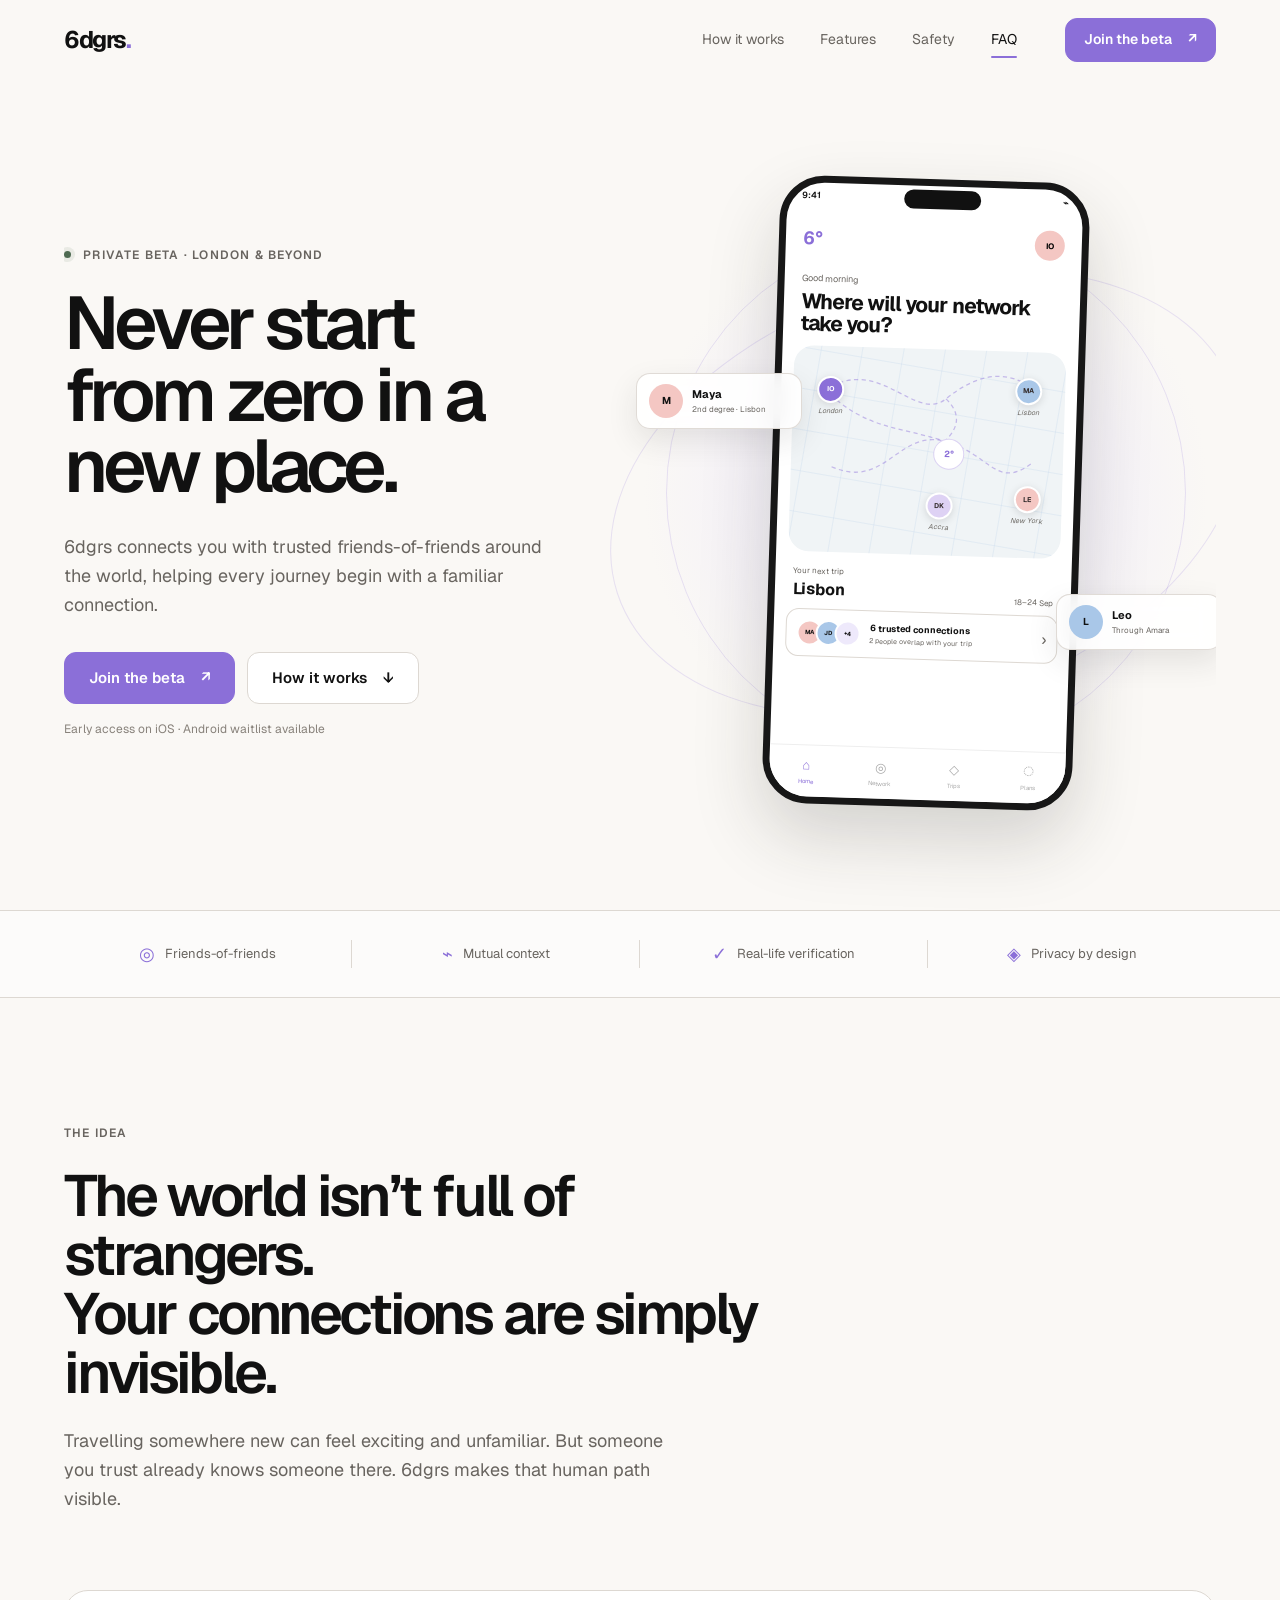
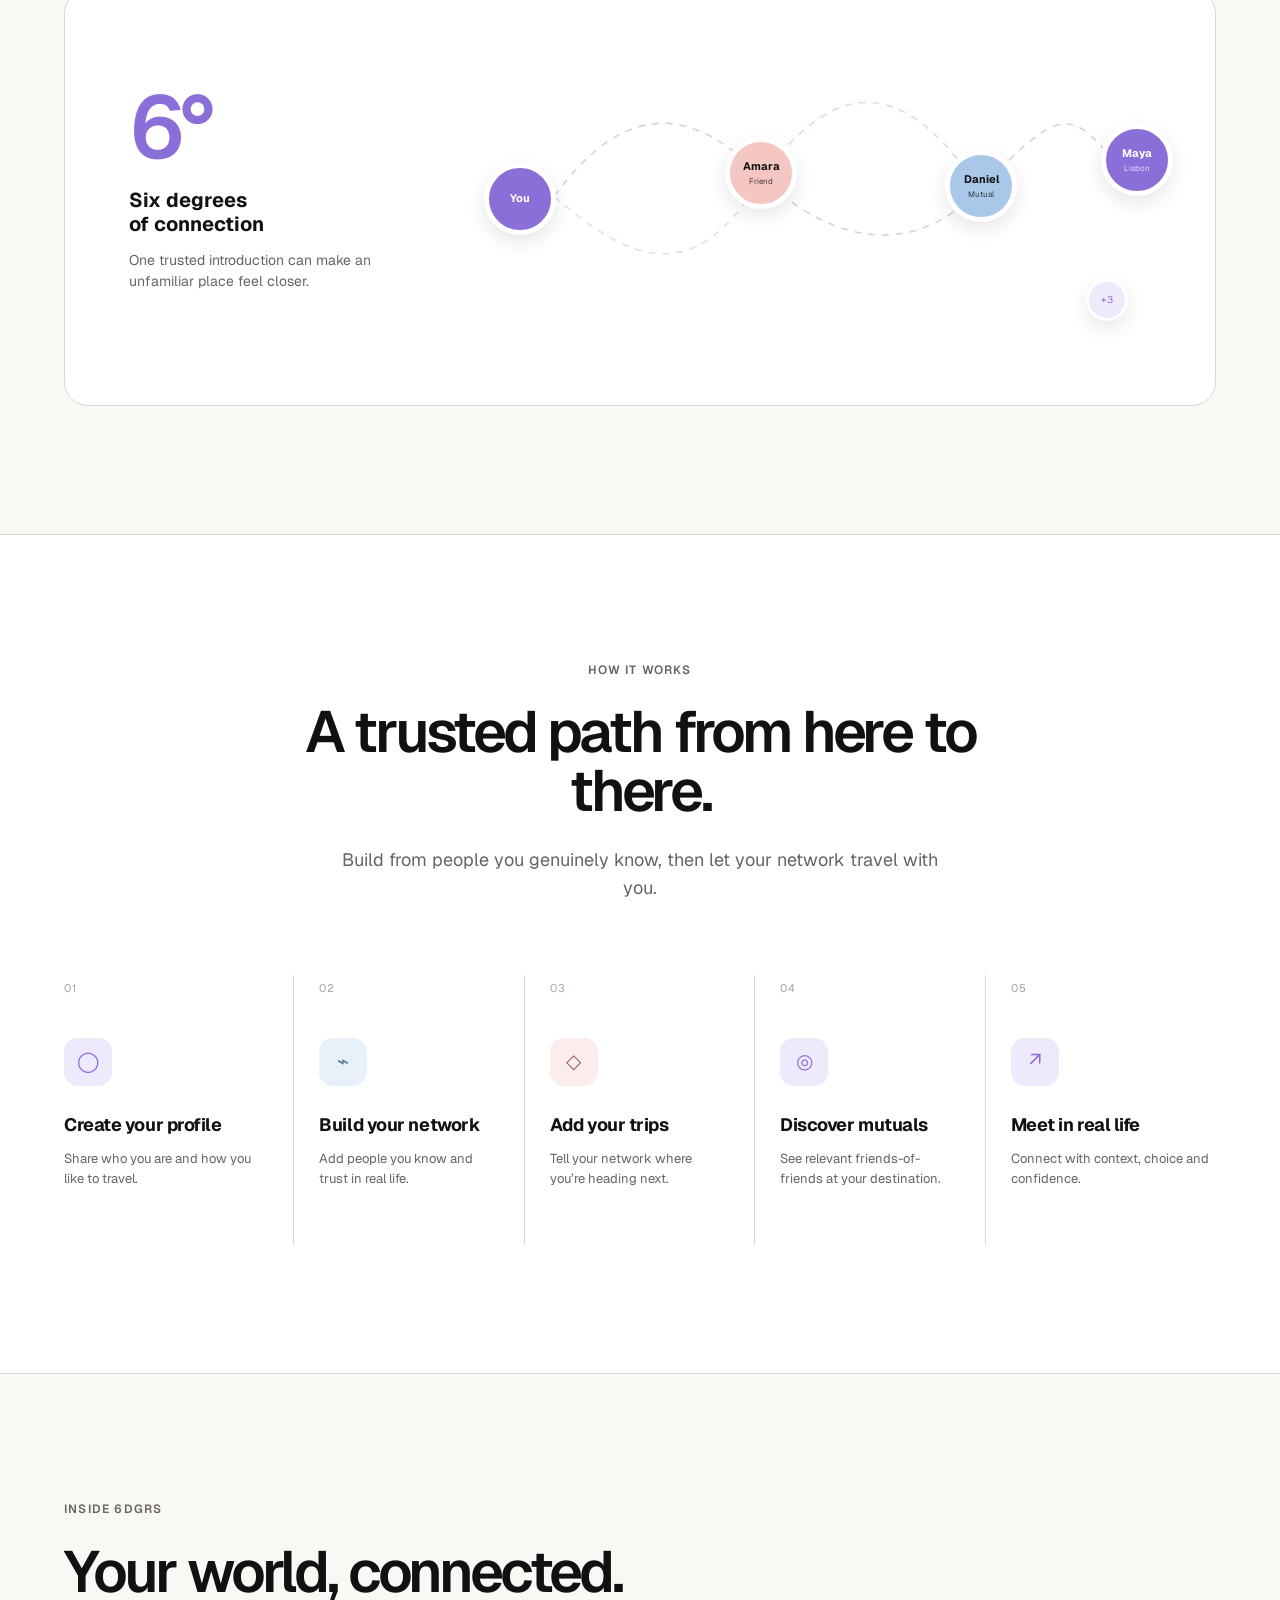
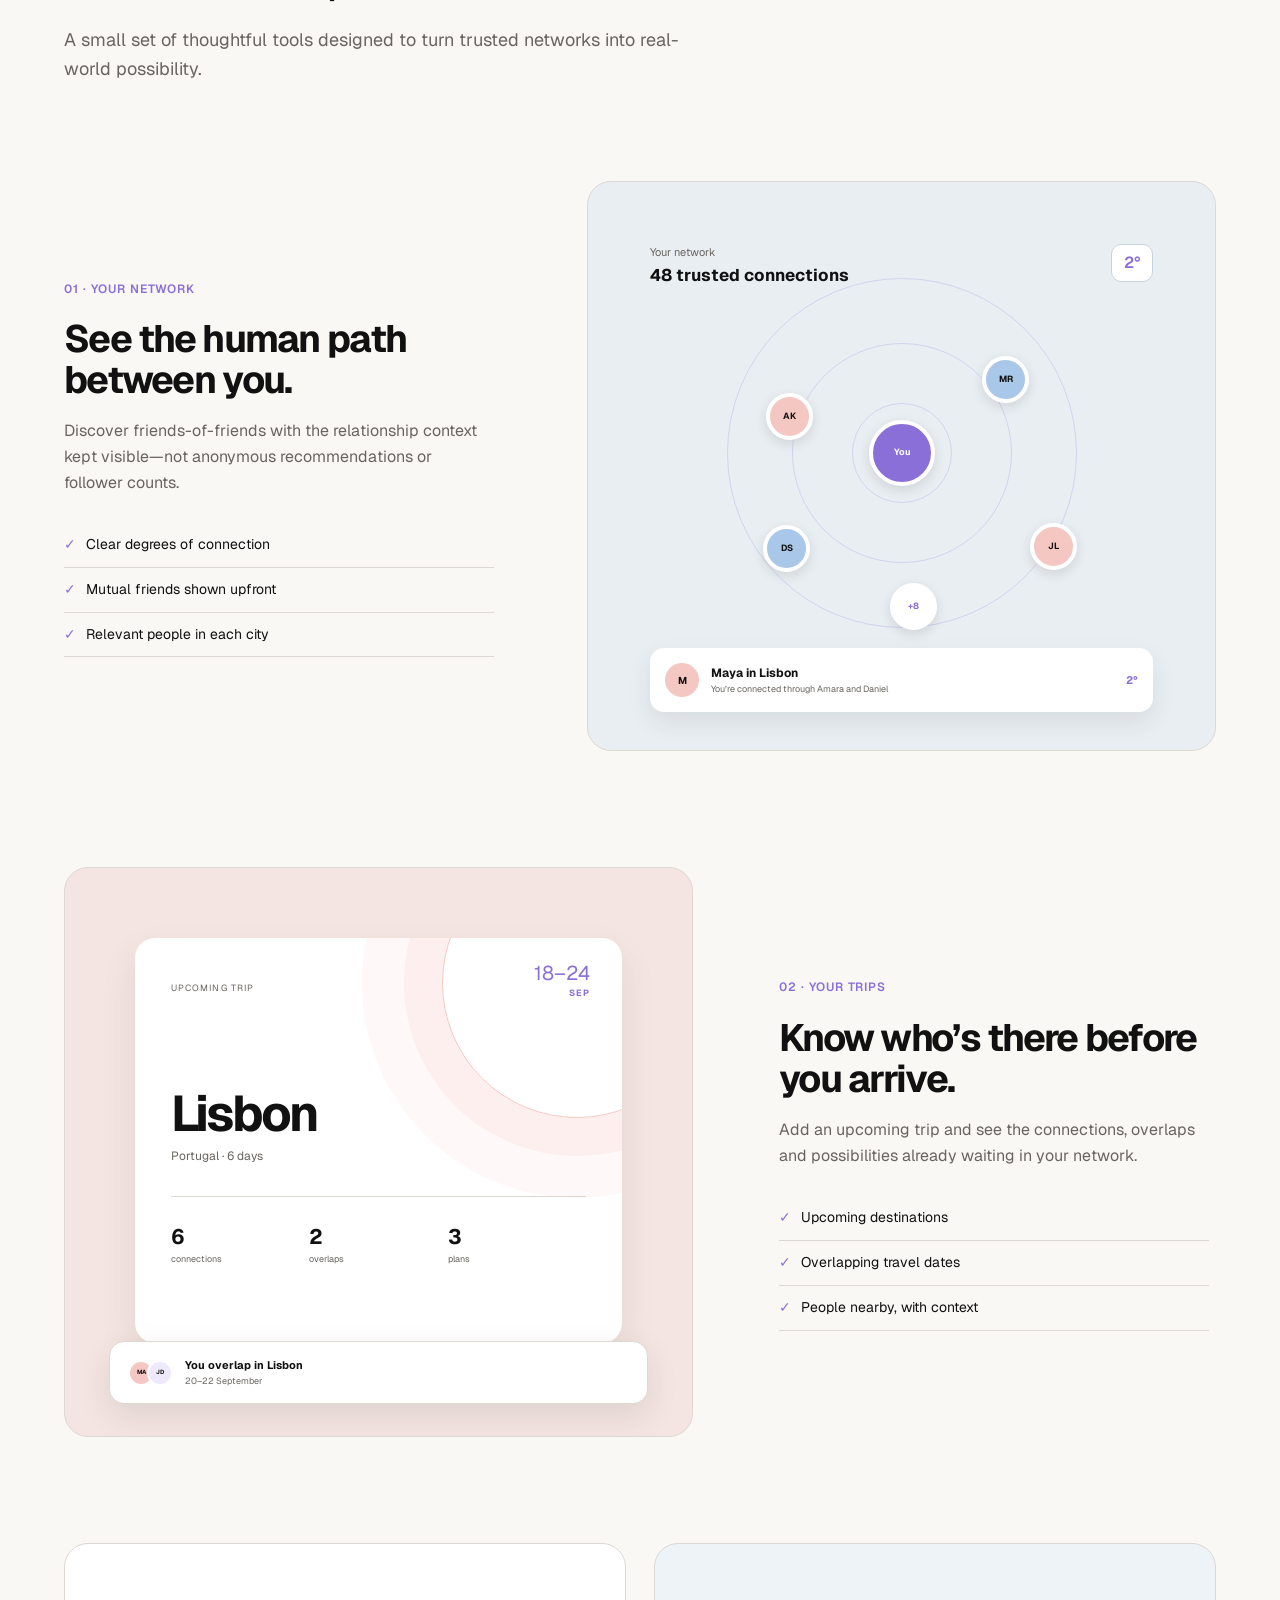
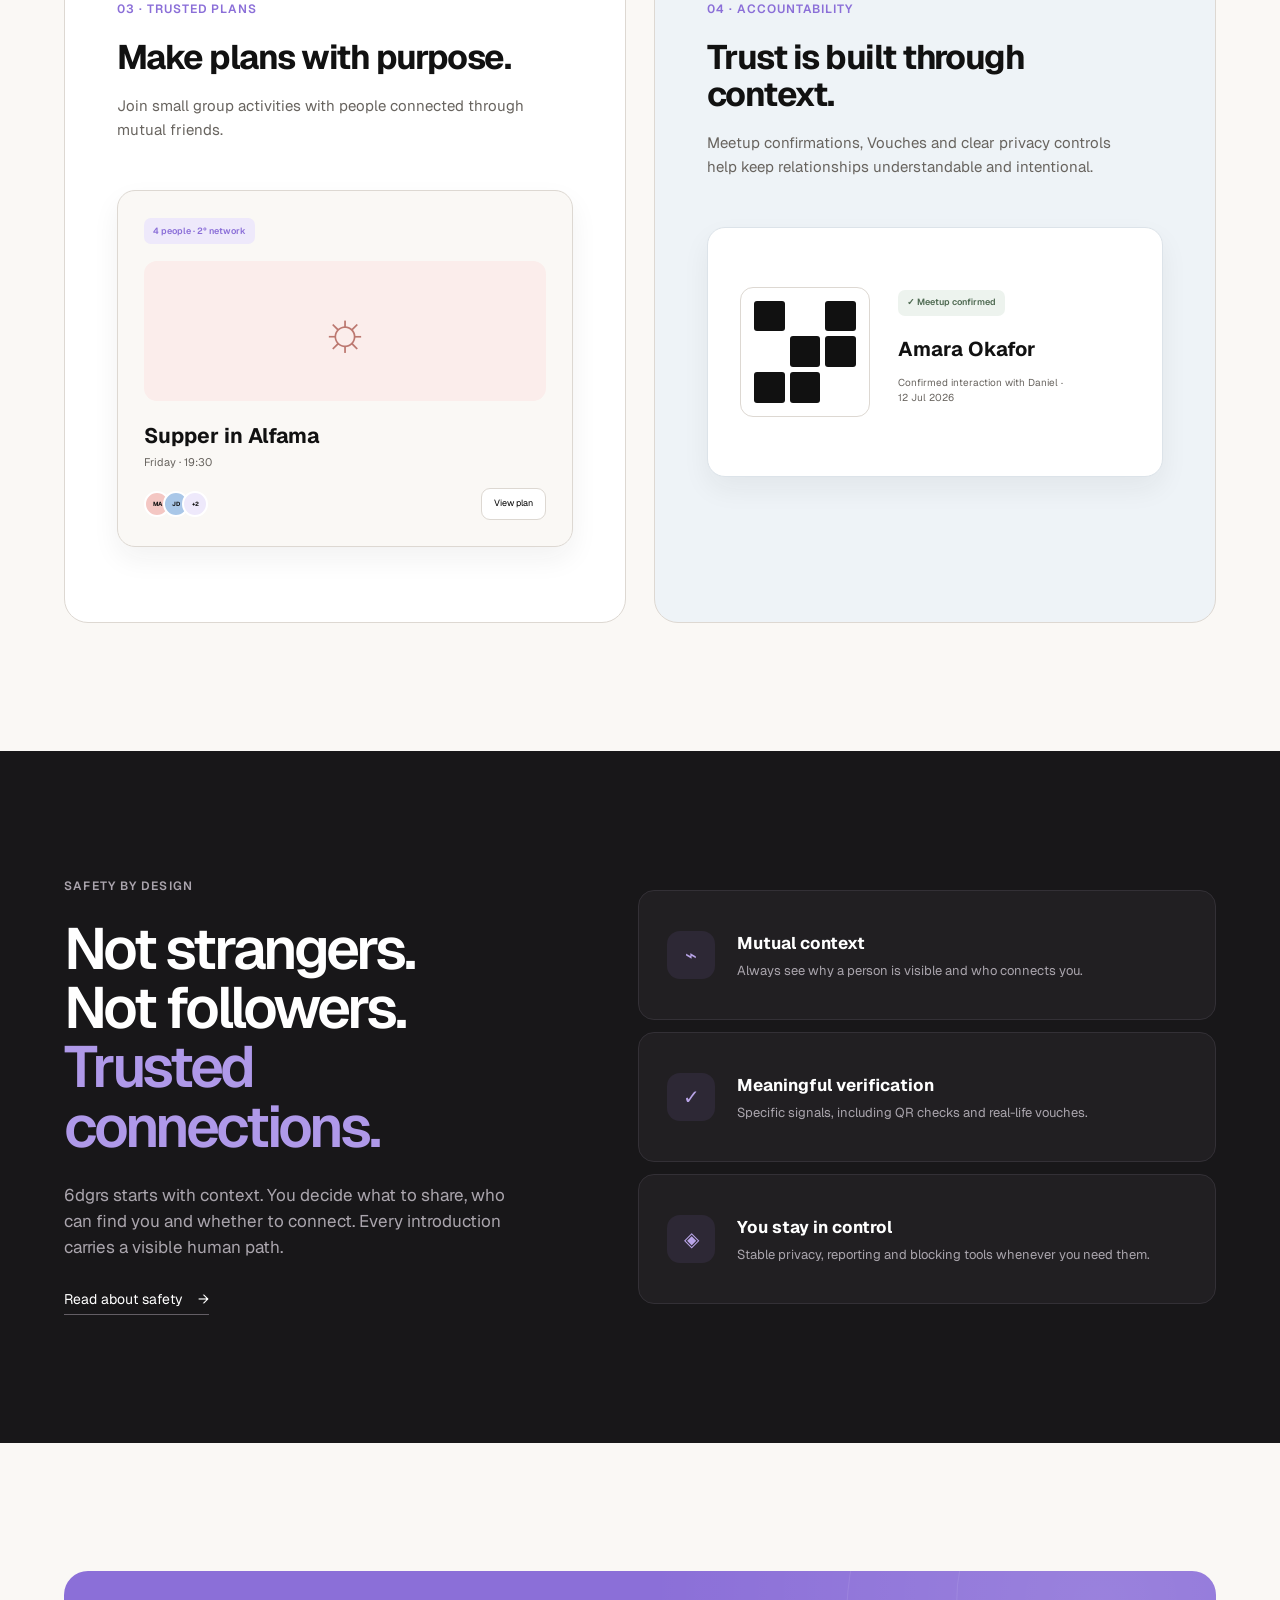
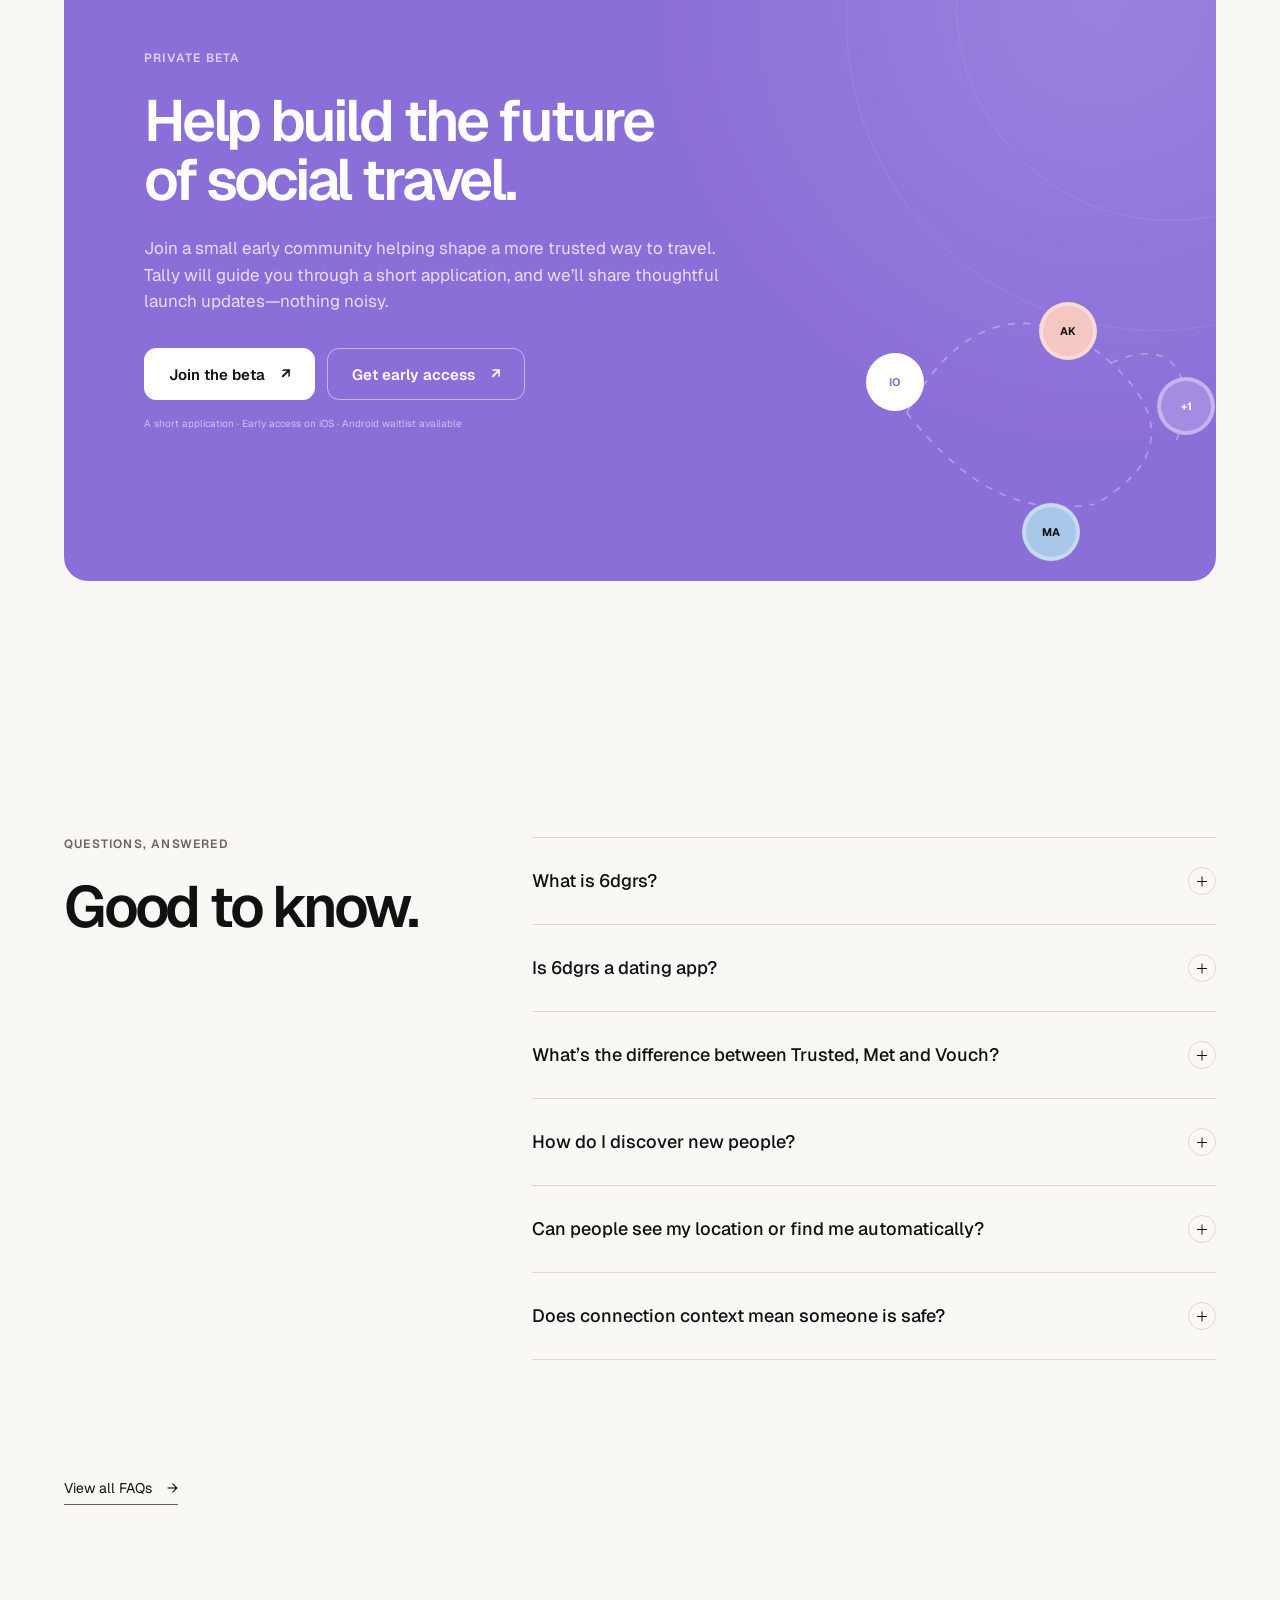
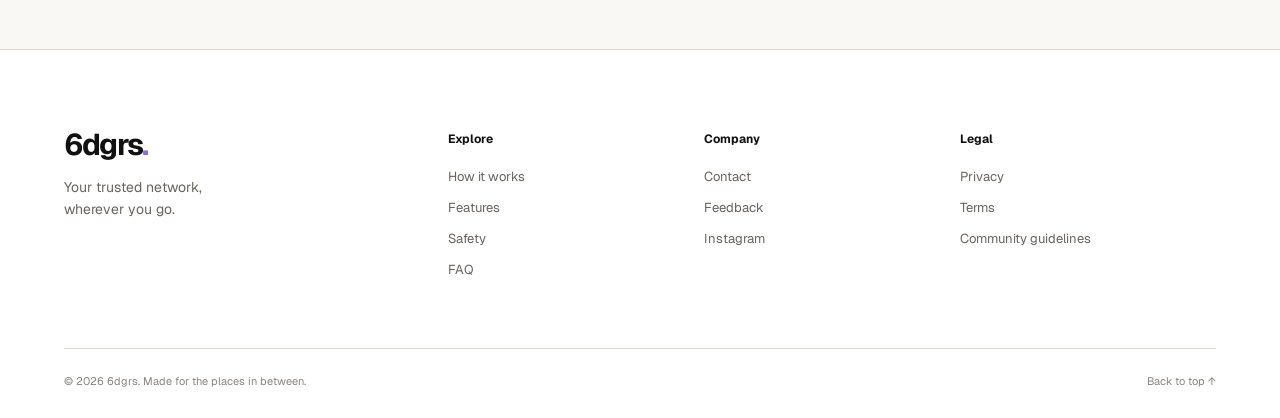
<file: index.html>
<!doctype html>
<html lang="en">
<head>
  <meta charset="UTF-8" />
  <meta name="viewport" content="width=device-width, initial-scale=1.0" />
  <meta name="theme-color" content="#FAF8F5" />
  <meta name="description" content="Discover friends-of-friends when you travel through trusted connection context that makes meeting feel more natural, relevant and accountable." />
  <title>6dgrs — Your trusted network, wherever you go</title>
  <link rel="preconnect" href="https://fonts.googleapis.com" />
  <link rel="preconnect" href="https://fonts.gstatic.com" crossorigin />
  <link href="https://fonts.googleapis.com/css2?family=Geist:wght@400;500;600;700&display=swap" rel="stylesheet" />
  <link rel="stylesheet" href="style.css" />
</head>
<body>
  <a class="skip-link" href="#main">Skip to content</a>
  <header class="site-header" id="top">
    <nav class="nav shell" aria-label="Main navigation">
      <a class="brand" href="#top" aria-label="6dgrs home">6dgrs<span class="brand-dot">.</span></a>
      <button class="menu-button" type="button" aria-expanded="false" aria-controls="nav-links" aria-label="Open menu">
        <span></span><span></span>
      </button>
      <div class="nav-links" id="nav-links">
        <a href="#how">How it works</a>
        <a href="#features">Features</a>
        <a href="#safety">Safety</a>
        <a href="#faq">FAQ</a>
      </div>
      <a class="button button-small nav-cta" href="join/">Join the beta <span aria-hidden="true">↗</span></a>
    </nav>
  </header>

  <main id="main">
    <section class="hero section shell" aria-labelledby="hero-title">
      <div class="hero-copy reveal">
        <p class="eyebrow"><span class="status-dot"></span> Private beta · London & beyond</p>
        <h1 id="hero-title">Never start from zero in a new place.</h1>
        <p class="hero-lede">6dgrs connects you with trusted friends-of-friends around the world, helping every journey begin with a familiar connection.</p>
        <div class="button-row">
          <a class="button" href="join/">Join the beta <span aria-hidden="true">↗</span></a>
          <a class="button button-secondary" href="#how">How it works <span aria-hidden="true">↓</span></a>
        </div>
        <p class="microcopy">Early access on iOS · Android waitlist available</p>
      </div>

      <div class="hero-visual reveal" aria-label="6dgrs product preview">
        <div class="orbit orbit-one"></div>
        <div class="orbit orbit-two"></div>
        <div class="connection-pill pill-left"><span class="mini-avatar avatar-maya">M</span><span><strong>Maya</strong><small>2nd degree · Lisbon</small></span></div>
        <div class="connection-pill pill-right"><span class="mini-avatar avatar-leo">L</span><span><strong>Leo</strong><small>Through Amara</small></span></div>
        <div class="phone phone-main">
          <div class="phone-top"><span>9:41</span><span class="island"></span><span>⌁</span></div>
          <div class="app-head"><span class="app-mark">6°</span><button aria-label="Open profile">IO</button></div>
          <div class="app-greeting"><small>Good morning</small><h2>Where will your network take you?</h2></div>
          <div class="map-card">
            <div class="map-lines" aria-hidden="true">
              <svg viewBox="0 0 320 190" role="img" aria-label="Network connections between London, Lisbon, Accra and New York">
                <path d="M38 52 C100 8 145 88 180 58 S250 18 286 46" />
                <path d="M48 142 C112 168 125 95 180 108 S242 164 284 130" />
                <path d="M38 52 C88 98 128 92 180 108" />
                <path d="M180 58 C198 74 197 91 180 108" />
              </svg>
            </div>
            <span class="node node-a"><b>IO</b><i>London</i></span>
            <span class="node node-b"><b>MA</b><i>Lisbon</i></span>
            <span class="node node-c"><b>DK</b><i>Accra</i></span>
            <span class="node node-d"><b>LE</b><i>New York</i></span>
            <span class="degree-badge">2°</span>
          </div>
          <div class="upcoming-head"><div><small>Your next trip</small><strong>Lisbon</strong></div><span>18–24 Sep</span></div>
          <div class="mutual-card"><div class="avatar-stack"><span>MA</span><span>JD</span><span>+4</span></div><div><strong>6 trusted connections</strong><small>2 people overlap with your trip</small></div><span class="chevron">›</span></div>
          <div class="app-tabs"><span class="active">⌂<small>Home</small></span><span>◎<small>Network</small></span><span>◇<small>Trips</small></span><span>◌<small>Plans</small></span></div>
        </div>
      </div>
    </section>

    <section class="trust-strip" aria-label="6dgrs trust principles">
      <div class="shell trust-items">
        <span><i>◎</i> Friends-of-friends</span>
        <span><i>⌁</i> Mutual context</span>
        <span><i>✓</i> Real-life verification</span>
        <span><i>◈</i> Privacy by design</span>
      </div>
    </section>

    <section class="section problem shell" id="story">
      <div class="section-intro reveal">
        <p class="eyebrow">The idea</p>
        <h2>The world isn’t full of strangers.<br />Your connections are simply invisible.</h2>
        <p>Travelling somewhere new can feel exciting and unfamiliar. But someone you trust already knows someone there. 6dgrs makes that human path visible.</p>
      </div>
      <div class="degrees-stage reveal" aria-label="Six degrees of connection illustration">
        <div class="degree-copy"><span class="degree-number">6°</span><strong>Six degrees<br />of connection</strong><p>One trusted introduction can make an unfamiliar place feel closer.</p></div>
        <div class="network-visual" aria-hidden="true">
          <svg viewBox="0 0 700 330">
            <path class="network-path p1" d="M75 165 C155 55 225 85 285 145 S430 235 505 158 S595 72 638 127" />
            <path class="network-path p2" d="M75 165 C165 245 225 246 285 145" />
            <path class="network-path p3" d="M285 145 C365 36 433 51 505 158" />
          </svg>
          <span class="network-node n1"><b>You</b></span><span class="network-node n2 peach"><b>Amara</b><small>Friend</small></span><span class="network-node n3 blue"><b>Daniel</b><small>Mutual</small></span><span class="network-node n4"><b>Maya</b><small>Lisbon</small></span><span class="network-node n5 small-node">+3</span>
        </div>
      </div>
    </section>

    <section class="section how-section" id="how">
      <div class="shell">
        <div class="section-intro centred reveal"><p class="eyebrow">How it works</p><h2>A trusted path from here to there.</h2><p>Build from people you genuinely know, then let your network travel with you.</p></div>
        <ol class="steps">
          <li class="reveal"><span class="step-num">01</span><div class="step-icon">◯</div><h3>Create your profile</h3><p>Share who you are and how you like to travel.</p></li>
          <li class="reveal"><span class="step-num">02</span><div class="step-icon">⌁</div><h3>Build your network</h3><p>Add people you know and trust in real life.</p></li>
          <li class="reveal"><span class="step-num">03</span><div class="step-icon">◇</div><h3>Add your trips</h3><p>Tell your network where you’re heading next.</p></li>
          <li class="reveal"><span class="step-num">04</span><div class="step-icon">◎</div><h3>Discover mutuals</h3><p>See relevant friends-of-friends at your destination.</p></li>
          <li class="reveal"><span class="step-num">05</span><div class="step-icon">↗</div><h3>Meet in real life</h3><p>Connect with context, choice and confidence.</p></li>
        </ol>
      </div>
    </section>

    <section class="section features shell" id="features">
      <div class="section-intro reveal"><p class="eyebrow">Inside 6dgrs</p><h2>Your world, connected.</h2><p>A small set of thoughtful tools designed to turn trusted networks into real-world possibility.</p></div>
      <article class="feature-row reveal">
        <div class="feature-copy"><span class="feature-index">01 · Your network</span><h3>See the human path between you.</h3><p>Discover friends-of-friends with the relationship context kept visible—not anonymous recommendations or follower counts.</p><ul><li>Clear degrees of connection</li><li>Mutual friends shown upfront</li><li>Relevant people in each city</li></ul></div>
        <div class="feature-canvas network-card-ui">
          <div class="ui-top"><div><small>Your network</small><strong>48 trusted connections</strong></div><button>2°</button></div>
          <div class="network-rings"><span class="ring r1"></span><span class="ring r2"></span><span class="ring r3"></span><span class="person me">You</span><span class="person pa">AK</span><span class="person pb">MR</span><span class="person pc">DS</span><span class="person pd">JL</span><span class="person pe">+8</span></div>
          <div class="context-card"><span class="mini-avatar avatar-maya">M</span><div><strong>Maya in Lisbon</strong><small>You’re connected through Amara and Daniel</small></div><span>2°</span></div>
        </div>
      </article>

      <article class="feature-row reverse reveal">
        <div class="feature-copy"><span class="feature-index">02 · Your trips</span><h3>Know who’s there before you arrive.</h3><p>Add an upcoming trip and see the connections, overlaps and possibilities already waiting in your network.</p><ul><li>Upcoming destinations</li><li>Overlapping travel dates</li><li>People nearby, with context</li></ul></div>
        <div class="feature-canvas trips-ui">
          <div class="trip-main"><small>UPCOMING TRIP</small><span class="trip-date">18–24<br /><b>SEP</b></span><h4>Lisbon</h4><p>Portugal · 6 days</p><div class="trip-line"></div><div class="trip-stat"><span><b>6</b><small>connections</small></span><span><b>2</b><small>overlaps</small></span><span><b>3</b><small>plans</small></span></div></div>
          <div class="overlap-card"><div class="avatar-stack"><span>MA</span><span>JD</span></div><div><strong>You overlap in Lisbon</strong><small>20–22 September</small></div></div>
        </div>
      </article>

      <div class="feature-grid">
        <article class="feature-small reveal"><div class="small-copy"><span class="feature-index">03 · Trusted plans</span><h3>Make plans with purpose.</h3><p>Join small group activities with people connected through mutual friends.</p></div><div class="plan-card"><span class="plan-tag">4 people · 2° network</span><div class="plan-art">☼</div><h4>Supper in Alfama</h4><p>Friday · 19:30</p><div class="plan-people"><div class="avatar-stack"><span>MA</span><span>JD</span><span>+2</span></div><button>View plan</button></div></div></article>
        <article class="feature-small verification reveal"><div class="small-copy"><span class="feature-index">04 · Accountability</span><h3>Trust is built through context.</h3><p>Meetup confirmations, Vouches and clear privacy controls help keep relationships understandable and intentional.</p></div><div class="verify-card"><div class="qr" aria-hidden="true"><i></i><i></i><i></i><i></i><i></i><i></i><i></i><i></i><i></i></div><div><span class="verified-badge">✓ Meetup confirmed</span><h4>Amara Okafor</h4><p>Confirmed interaction with Daniel · 12 Jul 2026</p></div></div></article>
      </div>
    </section>

    <section class="section safety-section" id="safety">
      <div class="shell safety-grid">
        <div class="safety-copy reveal"><p class="eyebrow">Safety by design</p><h2>Not strangers.<br />Not followers.<br /><span>Trusted connections.</span></h2><p>6dgrs starts with context. You decide what to share, who can find you and whether to connect. Every introduction carries a visible human path.</p><a class="text-link" href="safety/">Read about safety <span>→</span></a></div>
        <div class="safety-cards">
          <article class="safety-card reveal"><span class="safety-icon">⌁</span><div><h3>Mutual context</h3><p>Always see why a person is visible and who connects you.</p></div></article>
          <article class="safety-card reveal"><span class="safety-icon">✓</span><div><h3>Meaningful verification</h3><p>Specific signals, including QR checks and real-life vouches.</p></div></article>
          <article class="safety-card reveal"><span class="safety-icon">◈</span><div><h3>You stay in control</h3><p>Stable privacy, reporting and blocking tools whenever you need them.</p></div></article>
        </div>
      </div>
    </section>

    <section class="section beta-section shell" id="beta">
      <div class="beta-card reveal">
        <div class="beta-orbit one"></div><div class="beta-orbit two"></div>
        <div class="beta-content"><p class="eyebrow light">Private beta</p><h2>Help build the future<br />of social travel.</h2><p>Join a small early community helping shape a more trusted way to travel. Tally will guide you through a short application, and we’ll share thoughtful launch updates—nothing noisy.</p>
          <div class="beta-actions">
            <a class="button beta-primary" href="join/">Join the beta <span aria-hidden="true">↗</span></a>
            <a class="button beta-secondary" href="join/">Get early access <span aria-hidden="true">↗</span></a>
          </div>
          <p class="beta-note">A short application · Early access on iOS · Android waitlist available</p>
        </div>
        <div class="beta-network" aria-hidden="true"><span class="bn bn1">IO</span><span class="bn bn2">AK</span><span class="bn bn3">MA</span><span class="bn bn4">+1</span><svg viewBox="0 0 320 320"><path d="M47 170 C96 78 164 78 219 128 S257 218 205 247"/><path d="M47 170 C91 225 136 258 205 247"/><path d="M219 128 C278 101 292 149 273 196"/></svg></div>
      </div>
    </section>

    <section class="section faq shell" id="faq">
      <div class="section-intro reveal"><p class="eyebrow">Questions, answered</p><h2>Good to know.</h2></div>
      <div class="faq-list">
        <details class="reveal"><summary>What is 6dgrs?<span></span></summary><p>6dgrs is a social discovery network built around real relationships. It helps you discover people, places and plans through people you already know and trust.</p></details>
        <details class="reveal"><summary>Is 6dgrs a dating app?<span></span></summary><p>No. 6dgrs is designed for social discovery, travel, introductions and real-world connection more broadly.</p></details>
        <details class="reveal"><summary>What’s the difference between Trusted, Met and Vouch?<span></span></summary><p>Trusted is a relationship choice. Met is context from a confirmed interaction between two 6dgrs accounts. Vouch is contextual endorsement. They are independent signals, not levels of progression or safety guarantees.</p></details>
        <details class="reveal"><summary>How do I discover new people?<span></span></summary><p>6dgrs uses eligible relationship and network context. The current released discovery experience can surface context up to three degrees; six degrees remains the broader concept behind the name.</p></details>
        <details class="reveal"><summary>Can people see my location or find me automatically?<span></span></summary><p>You control important aspects of visibility. Selected places and Trips provide broad context; 6dgrs does not currently collect live device GPS.</p></details>
        <details class="reveal"><summary>Does connection context mean someone is safe?<span></span></summary><p>No. Trusted, Met, Vouch, Personal Keys and connection paths provide context, not background checks or guarantees about identity, character or safety.</p></details>
      </div>
      <p class="faq-more"><a class="text-link" href="faq/">View all FAQs <span>→</span></a></p>
    </section>
  </main>

  <footer class="footer">
    <div class="shell footer-grid"><div><a class="brand footer-brand" href="#top">6dgrs<span class="brand-dot">.</span></a><p>Your trusted network,<br />wherever you go.</p></div><div class="footer-links"><div><strong>Explore</strong><a href="#how">How it works</a><a href="#features">Features</a><a href="safety/">Safety</a><a href="faq/">FAQ</a></div><div><strong>Company</strong><a href="mailto:hello@6dgrs.app">Contact</a><a href="mailto:feedback@6dgrs.app">Feedback</a><a href="https://www.instagram.com/6dgrsapp/" target="_blank" rel="noopener noreferrer">Instagram</a></div><div><strong>Legal</strong><a href="privacy/">Privacy</a><a href="terms/">Terms</a><a href="community-guidelines/">Community guidelines</a></div></div></div>
    <div class="shell footer-bottom"><span>© 2026 6dgrs. Made for the places in between.</span><a href="#top">Back to top ↑</a></div>
  </footer>
  <script src="app.js"></script>
</body>
</html>
</file>
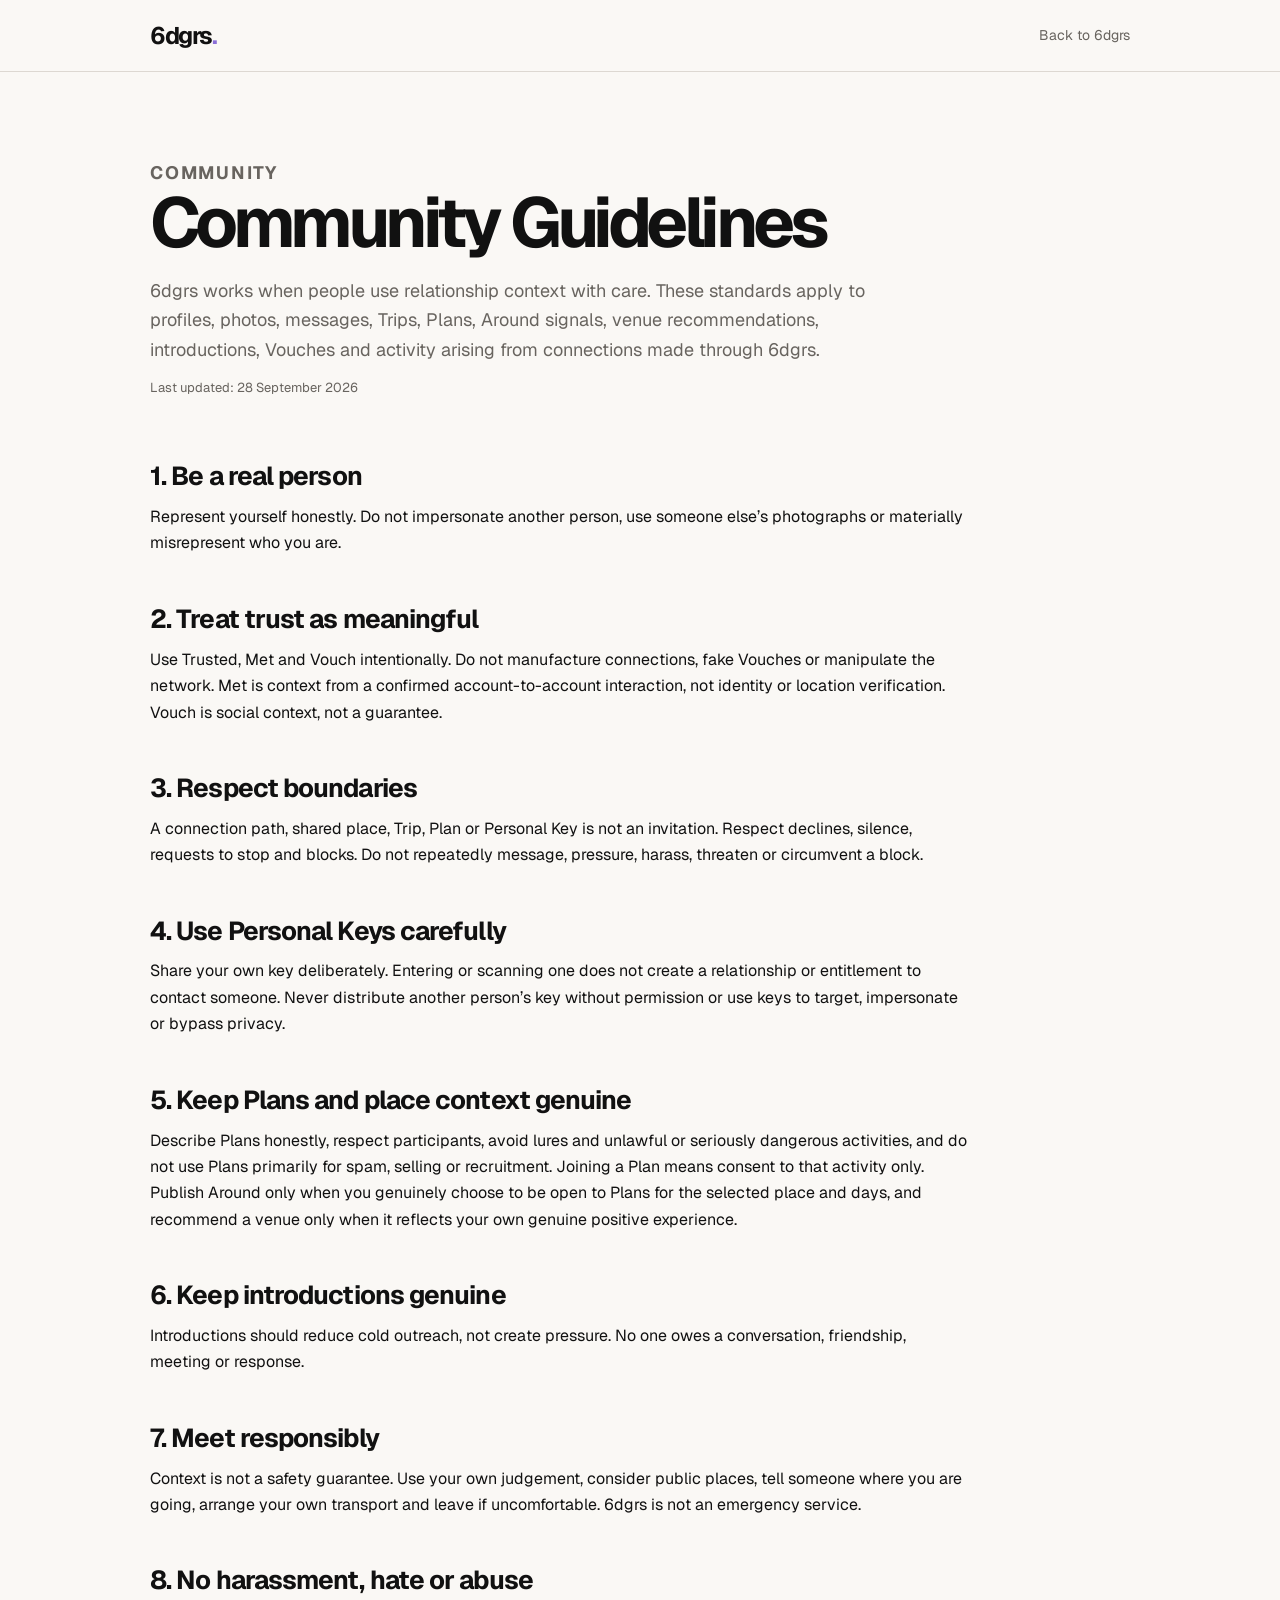
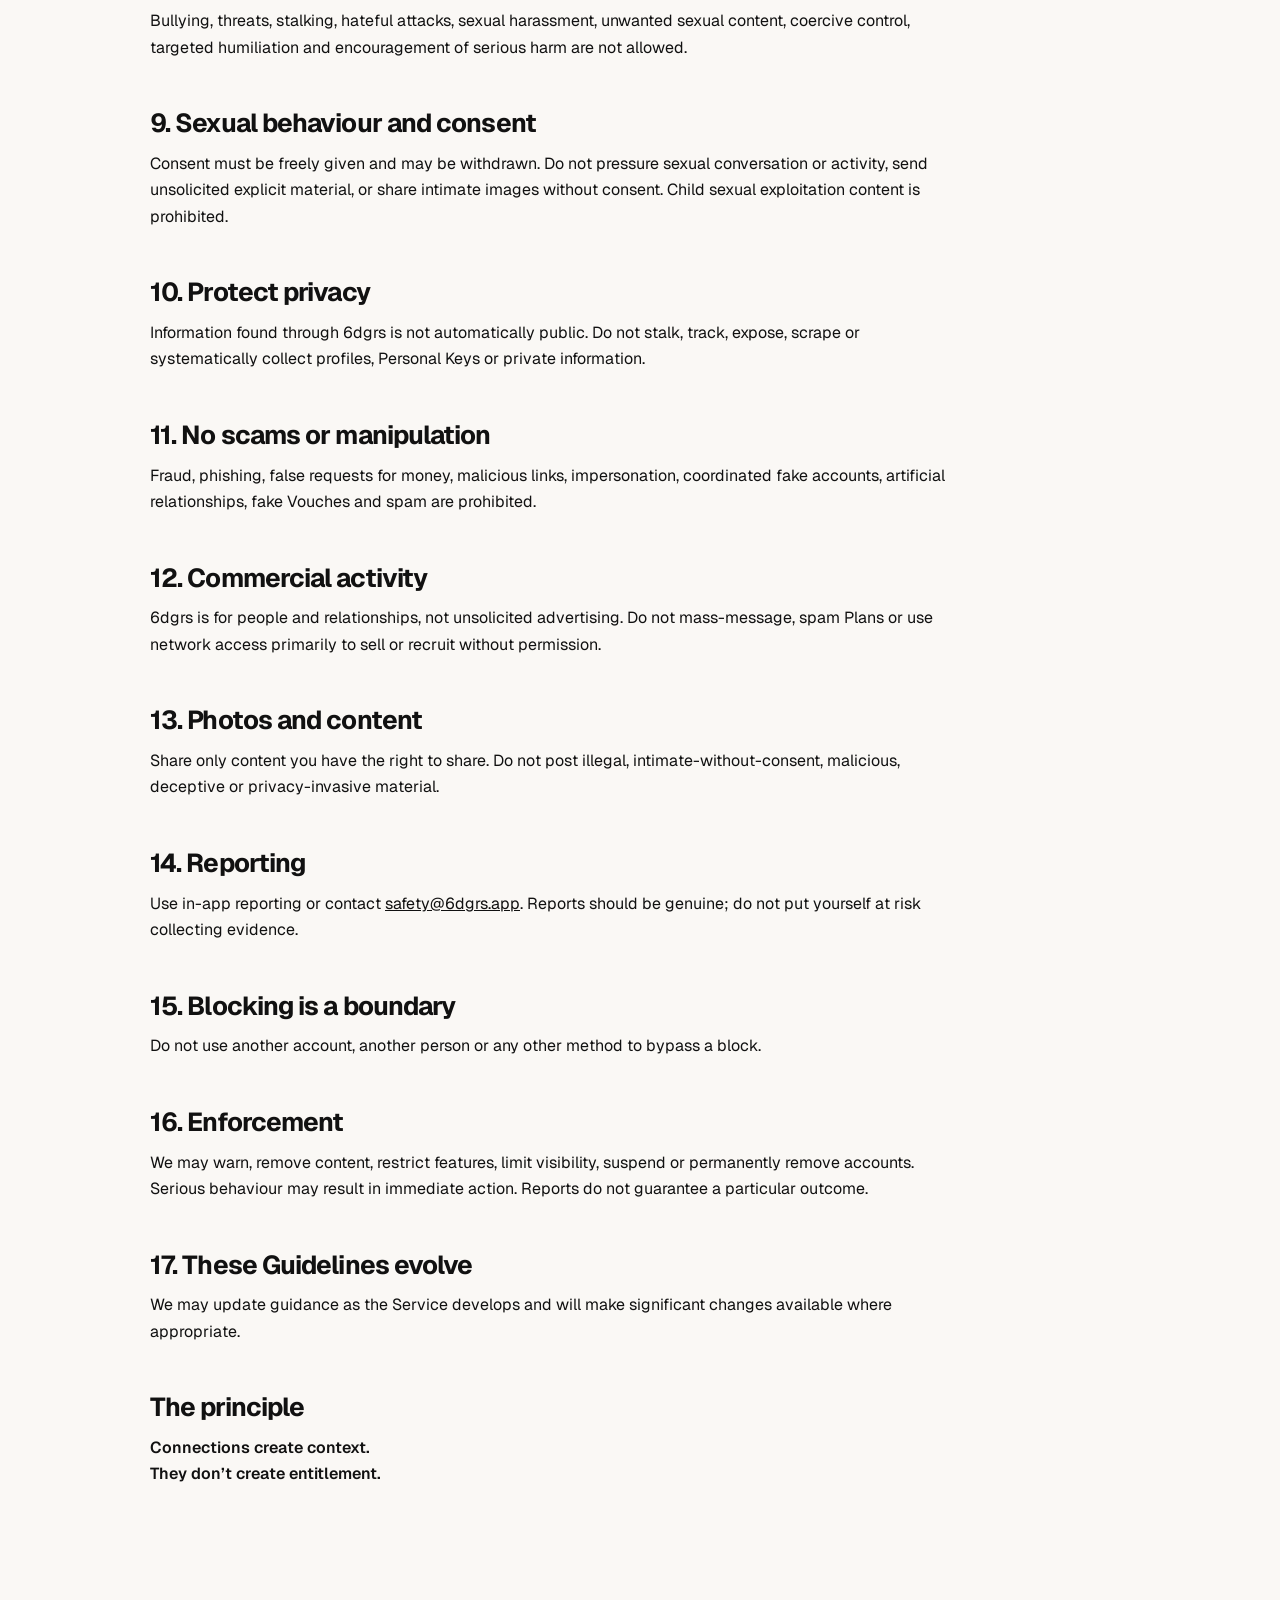
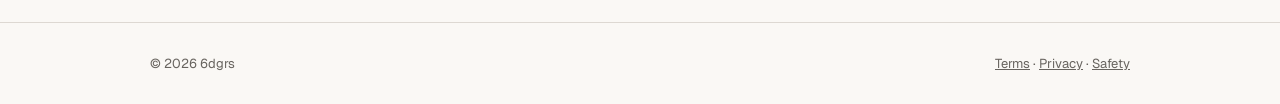
<file: community-guidelines/index.html>
<!doctype html><html lang="en"><head><meta charset="utf-8"><meta name="viewport" content="width=device-width,initial-scale=1"><meta name="description" content="Community standards for thoughtful, respectful connection on 6dgrs."><title>6dgrs Community Guidelines</title><link rel="preconnect" href="https://fonts.googleapis.com"><link rel="stylesheet" href="https://fonts.googleapis.com/css2?family=Geist:wght@400;500;600;700&display=swap"><link rel="stylesheet" href="../legal.css"></head><body><header class="legal-header"><nav class="legal-nav"><a class="brand" href="../">6dgrs<span class="brand-dot">.</span></a><a class="back" href="../">Back to 6dgrs</a></nav></header><main class="legal-main"><div class="legal-intro"><p class="eyebrow">Community</p><h1>Community Guidelines</h1><p>6dgrs works when people use relationship context with care. These standards apply to profiles, photos, messages, Trips, Plans, Around signals, venue recommendations, introductions, Vouches and activity arising from connections made through 6dgrs.</p><p class="legal-updated">Last updated: 28 September 2026</p></div><article class="legal-body">
<h2>1. Be a real person</h2><p>Represent yourself honestly. Do not impersonate another person, use someone else’s photographs or materially misrepresent who you are.</p><h2>2. Treat trust as meaningful</h2><p>Use Trusted, Met and Vouch intentionally. Do not manufacture connections, fake Vouches or manipulate the network. Met is context from a confirmed account-to-account interaction, not identity or location verification. Vouch is social context, not a guarantee.</p><h2>3. Respect boundaries</h2><p>A connection path, shared place, Trip, Plan or Personal Key is not an invitation. Respect declines, silence, requests to stop and blocks. Do not repeatedly message, pressure, harass, threaten or circumvent a block.</p><h2>4. Use Personal Keys carefully</h2><p>Share your own key deliberately. Entering or scanning one does not create a relationship or entitlement to contact someone. Never distribute another person’s key without permission or use keys to target, impersonate or bypass privacy.</p><h2>5. Keep Plans and place context genuine</h2><p>Describe Plans honestly, respect participants, avoid lures and unlawful or seriously dangerous activities, and do not use Plans primarily for spam, selling or recruitment. Joining a Plan means consent to that activity only. Publish Around only when you genuinely choose to be open to Plans for the selected place and days, and recommend a venue only when it reflects your own genuine positive experience.</p><h2>6. Keep introductions genuine</h2><p>Introductions should reduce cold outreach, not create pressure. No one owes a conversation, friendship, meeting or response.</p><h2>7. Meet responsibly</h2><p>Context is not a safety guarantee. Use your own judgement, consider public places, tell someone where you are going, arrange your own transport and leave if uncomfortable. 6dgrs is not an emergency service.</p><h2>8. No harassment, hate or abuse</h2><p>Bullying, threats, stalking, hateful attacks, sexual harassment, unwanted sexual content, coercive control, targeted humiliation and encouragement of serious harm are not allowed.</p><h2>9. Sexual behaviour and consent</h2><p>Consent must be freely given and may be withdrawn. Do not pressure sexual conversation or activity, send unsolicited explicit material, or share intimate images without consent. Child sexual exploitation content is prohibited.</p><h2>10. Protect privacy</h2><p>Information found through 6dgrs is not automatically public. Do not stalk, track, expose, scrape or systematically collect profiles, Personal Keys or private information.</p><h2>11. No scams or manipulation</h2><p>Fraud, phishing, false requests for money, malicious links, impersonation, coordinated fake accounts, artificial relationships, fake Vouches and spam are prohibited.</p><h2>12. Commercial activity</h2><p>6dgrs is for people and relationships, not unsolicited advertising. Do not mass-message, spam Plans or use network access primarily to sell or recruit without permission.</p><h2>13. Photos and content</h2><p>Share only content you have the right to share. Do not post illegal, intimate-without-consent, malicious, deceptive or privacy-invasive material.</p><h2>14. Reporting</h2><p>Use in-app reporting or contact <a href="mailto:safety@6dgrs.app">safety@6dgrs.app</a>. Reports should be genuine; do not put yourself at risk collecting evidence.</p><h2>15. Blocking is a boundary</h2><p>Do not use another account, another person or any other method to bypass a block.</p><h2>16. Enforcement</h2><p>We may warn, remove content, restrict features, limit visibility, suspend or permanently remove accounts. Serious behaviour may result in immediate action. Reports do not guarantee a particular outcome.</p><h2>17. These Guidelines evolve</h2><p>We may update guidance as the Service develops and will make significant changes available where appropriate.</p><h2>The principle</h2><p><strong>Connections create context.<br>They don’t create entitlement.</strong></p></article></main><footer class="legal-footer"><div class="legal-footer-inner"><span>© 2026 6dgrs</span><span><a href="../terms/">Terms</a> · <a href="../privacy/">Privacy</a> · <a href="../safety/">Safety</a></span></div></footer></body></html>
</file>
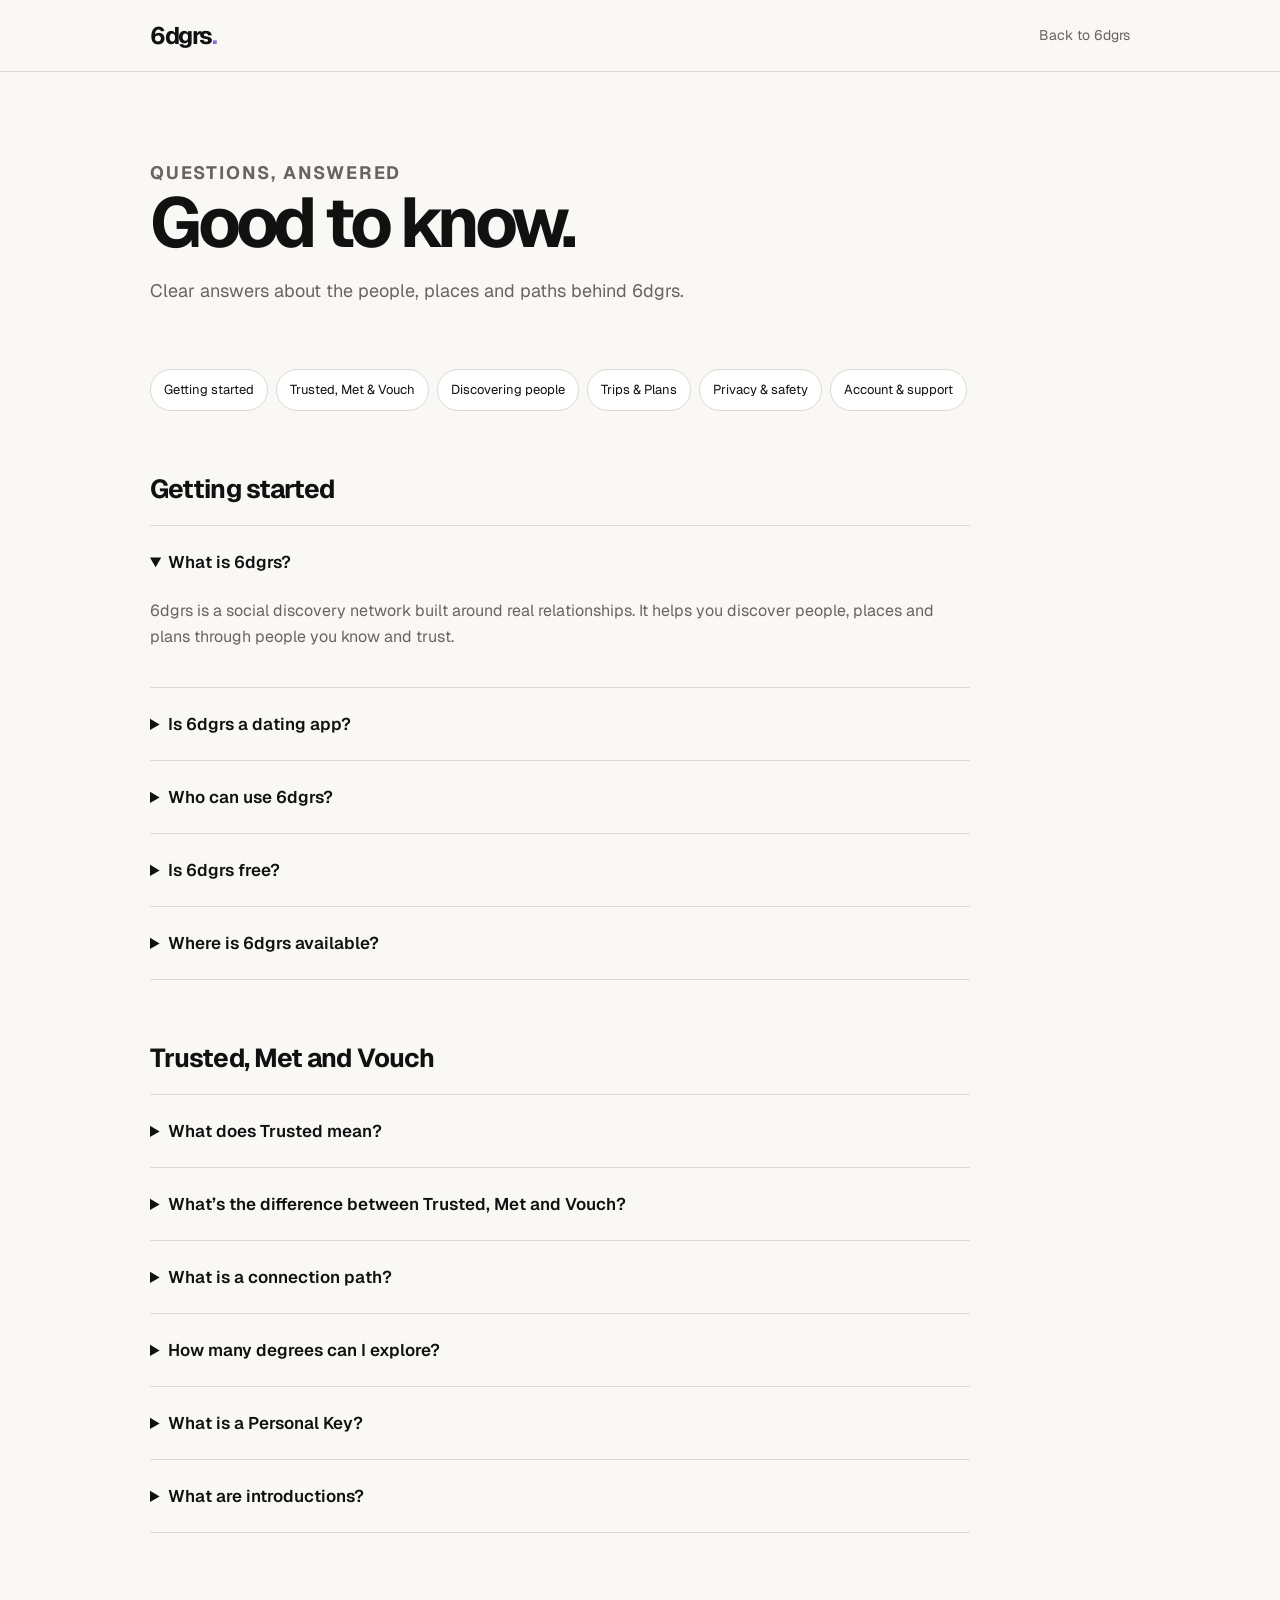
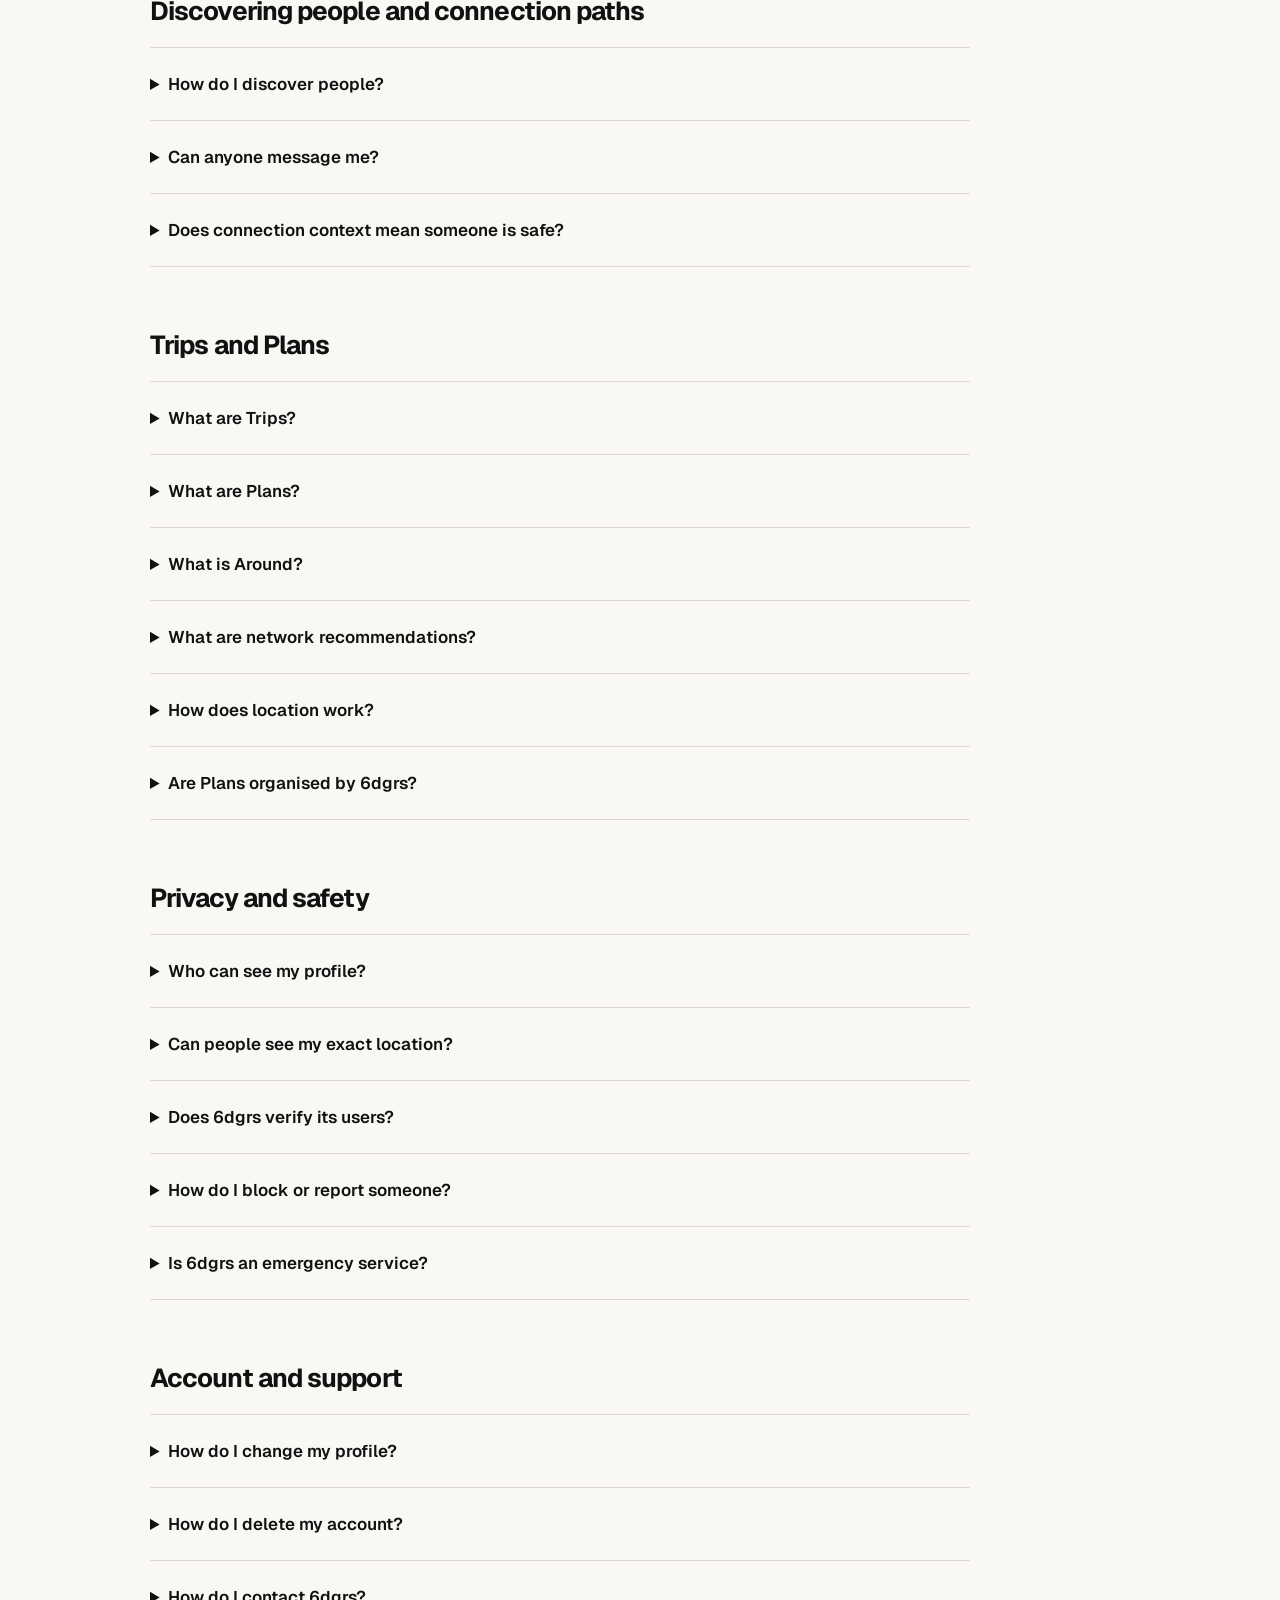
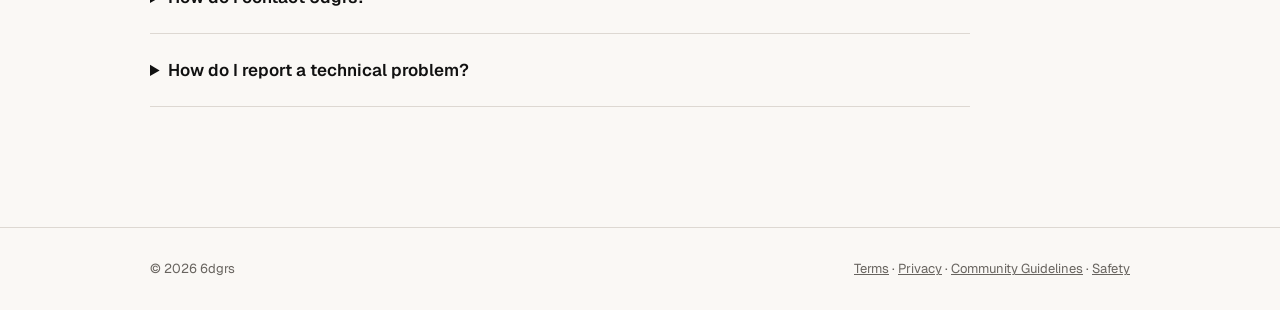
<file: faq/index.html>
<!doctype html><html lang="en"><head><meta charset="utf-8"><meta name="viewport" content="width=device-width,initial-scale=1"><meta name="description" content="Answers about 6dgrs, Trusted, Met, Vouch, Trips, Plans, privacy and safety."><title>6dgrs FAQ</title><link rel="preconnect" href="https://fonts.googleapis.com"><link rel="stylesheet" href="https://fonts.googleapis.com/css2?family=Geist:wght@400;500;600;700&display=swap"><link rel="stylesheet" href="../legal.css"></head><body><header class="legal-header"><nav class="legal-nav"><a class="brand" href="../">6dgrs<span class="brand-dot">.</span></a><a class="back" href="../">Back to 6dgrs</a></nav></header><main class="legal-main"><div class="legal-intro"><p class="eyebrow">Questions, answered</p><h1>Good to know.</h1><p>Clear answers about the people, places and paths behind 6dgrs.</p></div><nav class="faq-nav" aria-label="FAQ categories"><a href="#getting-started">Getting started</a><a href="#network">Trusted, Met &amp; Vouch</a><a href="#discover">Discovering people</a><a href="#trips">Trips &amp; Plans</a><a href="#privacy">Privacy &amp; safety</a><a href="#account">Account &amp; support</a></nav><article class="legal-body">
<section class="faq-group" id="getting-started"><h2>Getting started</h2><div class="faq-list"><details open><summary>What is 6dgrs?</summary><p>6dgrs is a social discovery network built around real relationships. It helps you discover people, places and plans through people you know and trust.</p></details><details><summary>Is 6dgrs a dating app?</summary><p>No. It is designed for social discovery, travel, introductions and real-world connection more broadly.</p></details><details><summary>Who can use 6dgrs?</summary><p>6dgrs is for people aged 18 or over.</p></details><details><summary>Is 6dgrs free?</summary><p>For the initial beta, yes. Features and the commercial model may evolve.</p></details><details><summary>Where is 6dgrs available?</summary><p>6dgrs is currently launched and primarily operated from the United Kingdom. The Service may be accessible elsewhere and feature availability may vary.</p></details></div></section>
<section class="faq-group" id="network"><h2>Trusted, Met and Vouch</h2><div class="faq-list"><details><summary>What does Trusted mean?</summary><p>Trusted is a directional relationship signal you choose for someone you genuinely know and trust. It is intentionally selective, not identity verification or a safety guarantee. You can currently choose up to six outgoing Trusted relationships; there is no 6-to-12 upgrade system.</p></details><details><summary>What’s the difference between Trusted, Met and Vouch?</summary><p>Trusted is a trust choice. Met is context from a confirmed interaction between two 6dgrs accounts. Vouch is contextual endorsement from an eligible person. They are independent signals, not levels of progression, and none is a background check.</p></details><details><summary>What is a connection path?</summary><p>A path explains how someone sits within your wider network. It may be partial and does not mean everyone in it knows, recommends or endorses everyone else.</p></details><details><summary>How many degrees can I explore?</summary><p>The current released discovery experience can surface eligible network context up to three degrees. Six degrees remains the broader concept behind the name as the product evolves.</p></details><details><summary>What is a Personal Key?</summary><p>A Personal Key enables an intentional lookup or connection request. Entering or scanning one does not itself create a relationship or entitlement to contact someone.</p></details><details><summary>What are introductions?</summary><p>Introductions add human context to a connection. They do not obligate anyone to respond, meet or continue talking.</p></details></div></section>
<section class="faq-group" id="discover"><h2>Discovering people and connection paths</h2><div class="faq-list"><details><summary>How do I discover people?</summary><p>6dgrs uses eligible relationship and network context rather than making every account openly searchable.</p></details><details><summary>Can anyone message me?</summary><p>No. Visibility does not automatically create permission to message. Direct relationship contexts and approved Met conversations may permit contact, subject to privacy and blocking rules; wider connections may use an Introduction.</p></details><details><summary>Does connection context mean someone is safe?</summary><p>No. Trusted, Met, Vouch, Personal Key and connection paths are useful context, not guarantees about identity, character or safety.</p></details></div></section>
<section class="faq-group" id="trips"><h2>Trips and Plans</h2><div class="faq-list"><details><summary>What are Trips?</summary><p>Trips let you add a destination so 6dgrs can provide relevant network and place context. They are not public live tracking.</p></details><details><summary>What are Plans?</summary><p>Plans are user-created activities for doing things together through relevant network and location context. Joining a Plan means consent to that activity only.</p></details><details><summary>What is Around?</summary><p>Around is a temporary signal you explicitly publish to say you are open to Plans in a chosen coarse place on selected upcoming days. It expires automatically and is not live GPS or inferred presence.</p></details><details><summary>What are network recommendations?</summary><p>Recommendations are positive venue endorsements from people currently visible to you through the authorised network. They are not public reviews or proof that a source Trip or Plan is visible to you.</p></details><details><summary>How does location work?</summary><p>You intentionally provide selected place or Trip context. Structured places can include coordinates internally for place resolution, while ordinary experiences show authorised broad or city-level context. 6dgrs does not currently collect live device GPS.</p></details><details><summary>Are Plans organised by 6dgrs?</summary><p>Generally no. Plans are user-created and not supervised or endorsed by 6dgrs. Make your own decision about whether one is appropriate.</p></details></div></section>
<section class="faq-group" id="privacy"><h2>Privacy and safety</h2><div class="faq-list"><details><summary>Who can see my profile?</summary><p>Visibility depends on your setting, relationship context and the feature being used. Hidden prevents ordinary network discovery; an intentional Personal Key route is separate.</p></details><details><summary>Can people see my exact location?</summary><p>Ordinary profile and network surfaces use authorised broad or city-level context, not raw coordinates. Selected places may contain coordinates internally for place resolution.</p></details><details><summary>Does 6dgrs verify its users?</summary><p>6dgrs does not currently offer a consumer identity-verification feature. Trusted, Met and Vouch are social context, not identity verification.</p></details><details><summary>How do I block or report someone?</summary><p>Use in-app blocking and reporting tools. A block is a boundary and must not be circumvented. Safety concerns can be sent to <a href="mailto:safety@6dgrs.app">safety@6dgrs.app</a>.</p></details><details><summary>Is 6dgrs an emergency service?</summary><p>No. If there is immediate danger, contact appropriate local emergency services.</p></details></div></section>
<section class="faq-group" id="account"><h2>Account and support</h2><div class="faq-list"><details><summary>How do I change my profile?</summary><p>Use profile and Settings controls in the app. Some information may be subject to account rules.</p></details><details><summary>How do I delete my account?</summary><p>Account deletion can be requested through the verified in-app Settings flow. Requests are ordinarily processed within 30 days; see the Privacy Policy for retention details.</p></details><details><summary>How do I contact 6dgrs?</summary><p>General support: <a href="mailto:hello@6dgrs.app">hello@6dgrs.app</a>. Safety concerns: <a href="mailto:safety@6dgrs.app">safety@6dgrs.app</a>. Privacy and data rights: <a href="mailto:privacy@6dgrs.app">privacy@6dgrs.app</a>. Product feedback: <a href="mailto:feedback@6dgrs.app">feedback@6dgrs.app</a>.</p></details><details><summary>How do I report a technical problem?</summary><p>Use Send feedback in the app or email <a href="mailto:feedback@6dgrs.app">feedback@6dgrs.app</a>. Use the separate safety, privacy and deletion routes for those requests. Never send passwords or authentication codes.</p></details></div></section>
</article></main><footer class="legal-footer"><div class="legal-footer-inner"><span>© 2026 6dgrs</span><span><a href="../terms/">Terms</a> · <a href="../privacy/">Privacy</a> · <a href="../community-guidelines/">Community Guidelines</a> · <a href="../safety/">Safety</a></span></div></footer></body></html>
</file>
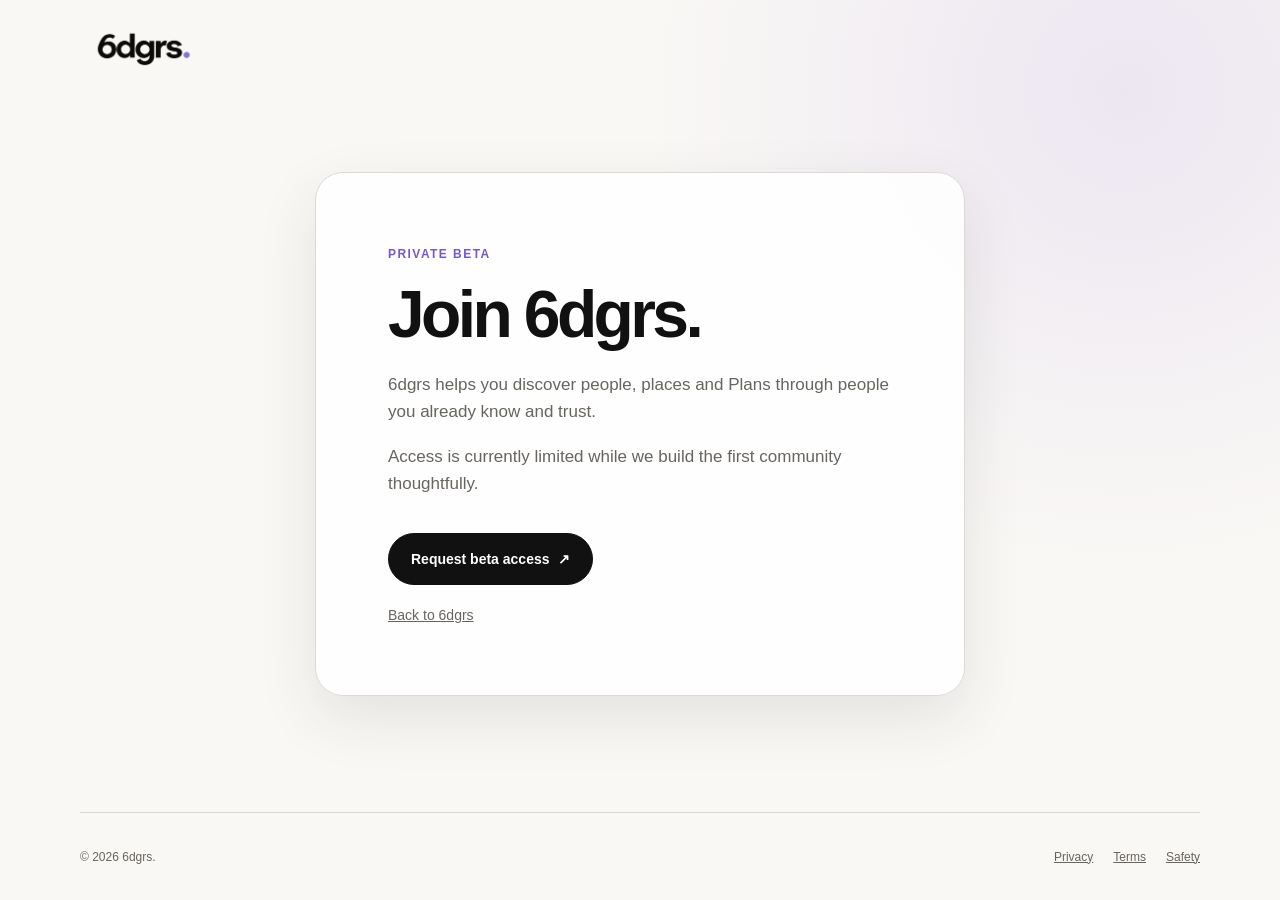
<file: join/index.html>
<!doctype html>
<html lang="en">
<head>
  <meta charset="UTF-8" />
  <meta name="viewport" content="width=device-width, initial-scale=1.0" />
  <meta name="theme-color" content="#FAF8F5" />
  <meta name="referrer" content="no-referrer" />
  <meta http-equiv="Content-Security-Policy" content="default-src 'self'; img-src 'self'; style-src 'self'; script-src 'self'; connect-src 'none'; object-src 'none'; base-uri 'none'; form-action https://tally.so; frame-ancestors 'none'" />
  <meta name="description" content="Request private-beta access to 6dgrs." />
  <title>Join 6dgrs</title>
  <link rel="stylesheet" href="join.css" />
</head>
<body>
  <a class="skip-link" href="#main">Skip to content</a>
  <header class="join-header">
    <a href="../" aria-label="6dgrs home">
      <img src="../assets/6dgrs_wordmark_black_transparent.png" alt="6dgrs." width="2048" height="682" />
    </a>
  </header>

  <main id="main" class="join-main">
    <section class="join-card" data-state="ordinary" hidden>
      <p class="eyebrow">Private beta</p>
      <h1>Join 6dgrs.</h1>
      <p>6dgrs helps you discover people, places and Plans through people you already know and trust.</p>
      <p>Access is currently limited while we build the first community thoughtfully.</p>
      <a class="button" href="https://tally.so/r/J9x4Bd" rel="noopener noreferrer">Request beta access <span aria-hidden="true">↗</span></a>
      <a class="text-link" href="../">Back to 6dgrs</a>
    </section>

    <section class="join-card" data-state="invitation" hidden>
      <p class="eyebrow">Private Plan invitation</p>
      <h1>You’ve been invited to a Plan on 6dgrs.</h1>
      <p>Plan details stay private until you sign in and the invitation is securely redeemed in the app.</p>
      <div class="actions">
        <a class="button" data-open-app href="sixdgrs://join">Open in 6dgrs</a>
        <a class="button button-secondary" href="https://tally.so/r/J9x4Bd" rel="noopener noreferrer">Request beta access</a>
      </div>
      <p class="fine-print">Don’t have the app yet? Request private-beta access. After installing and signing in, return to this invitation and tap Open in 6dgrs.</p>
    </section>

    <section class="join-card" data-state="unavailable" hidden>
      <p class="eyebrow">Plan invitation</p>
      <h1>This invitation can’t be opened.</h1>
      <p>It may be invalid or incomplete. Ask the person who invited you to share a new link.</p>
      <a class="button" href="../">Go to 6dgrs</a>
    </section>

    <noscript>
      <section class="join-card">
        <p class="eyebrow">Private beta</p>
        <h1>Join 6dgrs.</h1>
        <p>JavaScript is needed to open a private Plan invitation. You can still request beta access.</p>
        <a class="button" href="https://tally.so/r/J9x4Bd" rel="noopener noreferrer">Request beta access</a>
      </section>
    </noscript>
  </main>

  <footer>
    <span>© 2026 6dgrs.</span>
    <nav aria-label="Legal"><a href="../privacy/">Privacy</a><a href="../terms/">Terms</a><a href="../safety/">Safety</a></nav>
  </footer>
  <script src="join.js"></script>
</body>
</html>
</file>
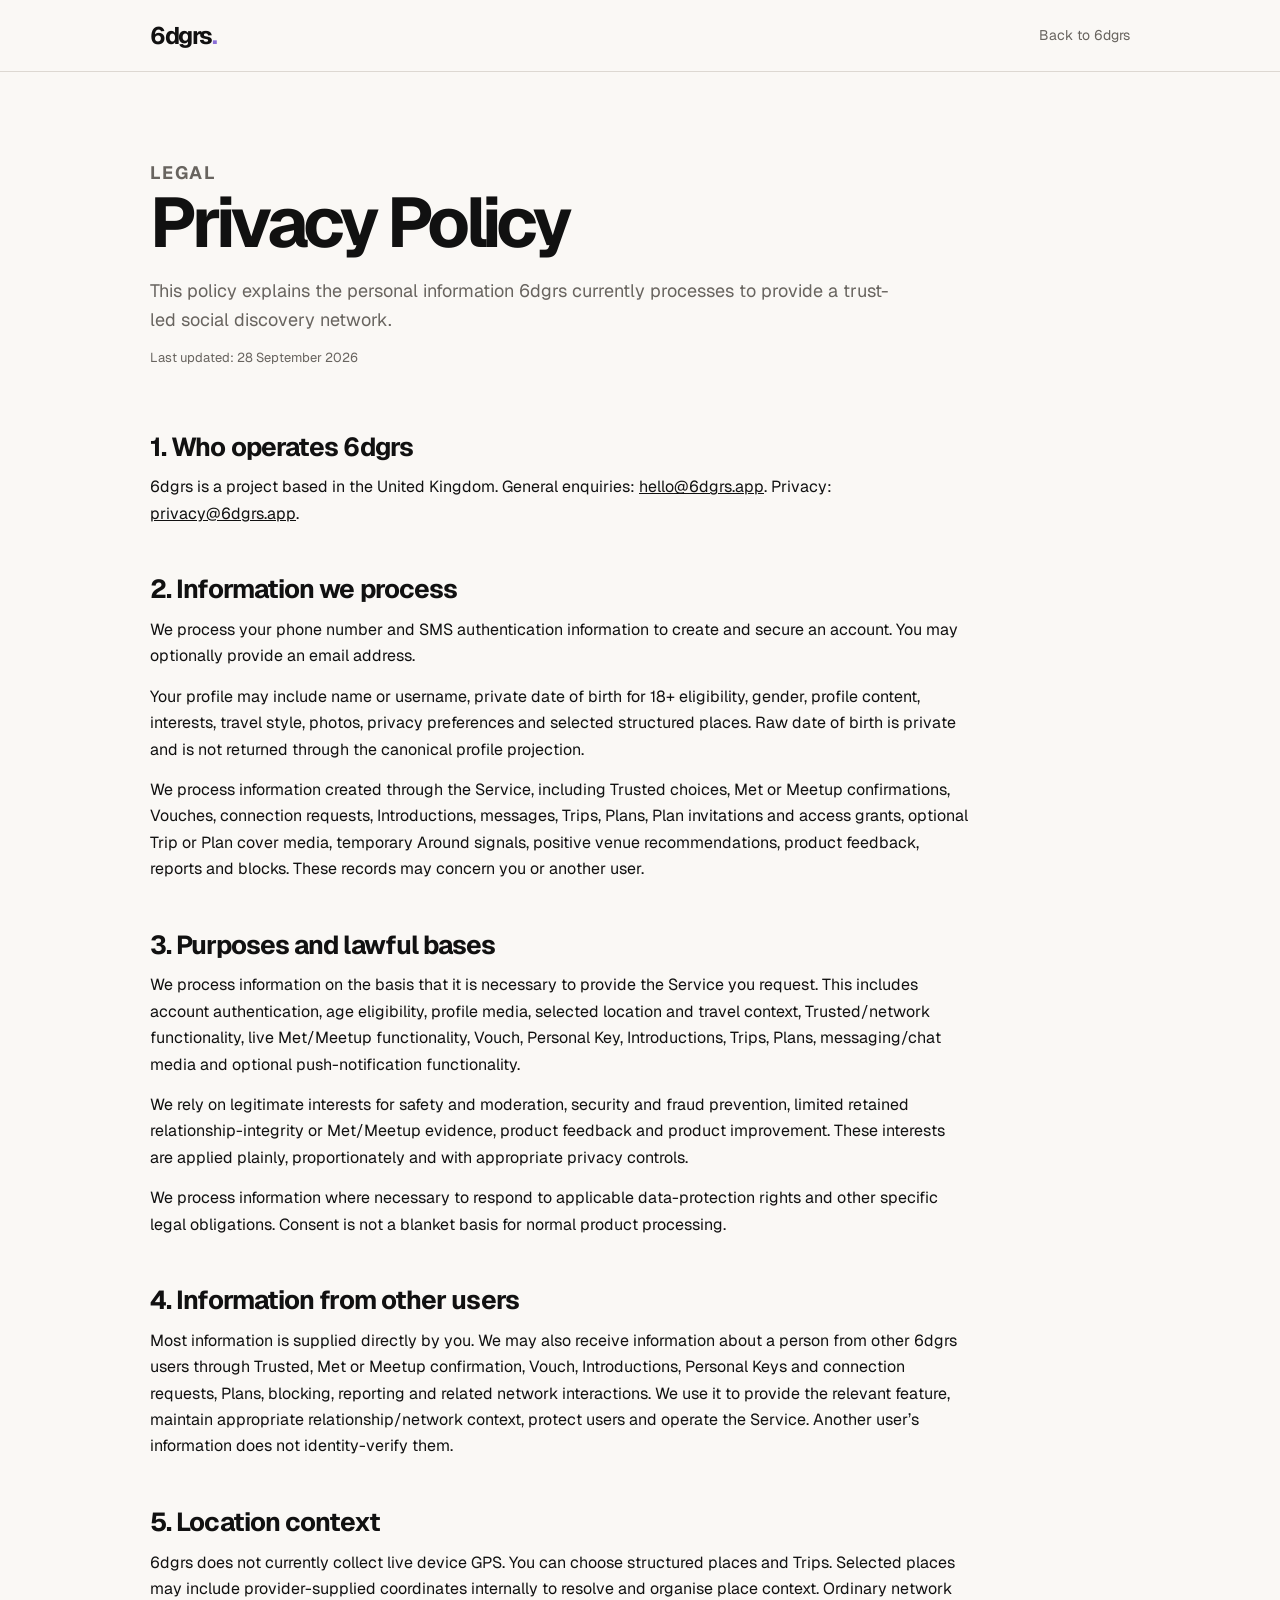
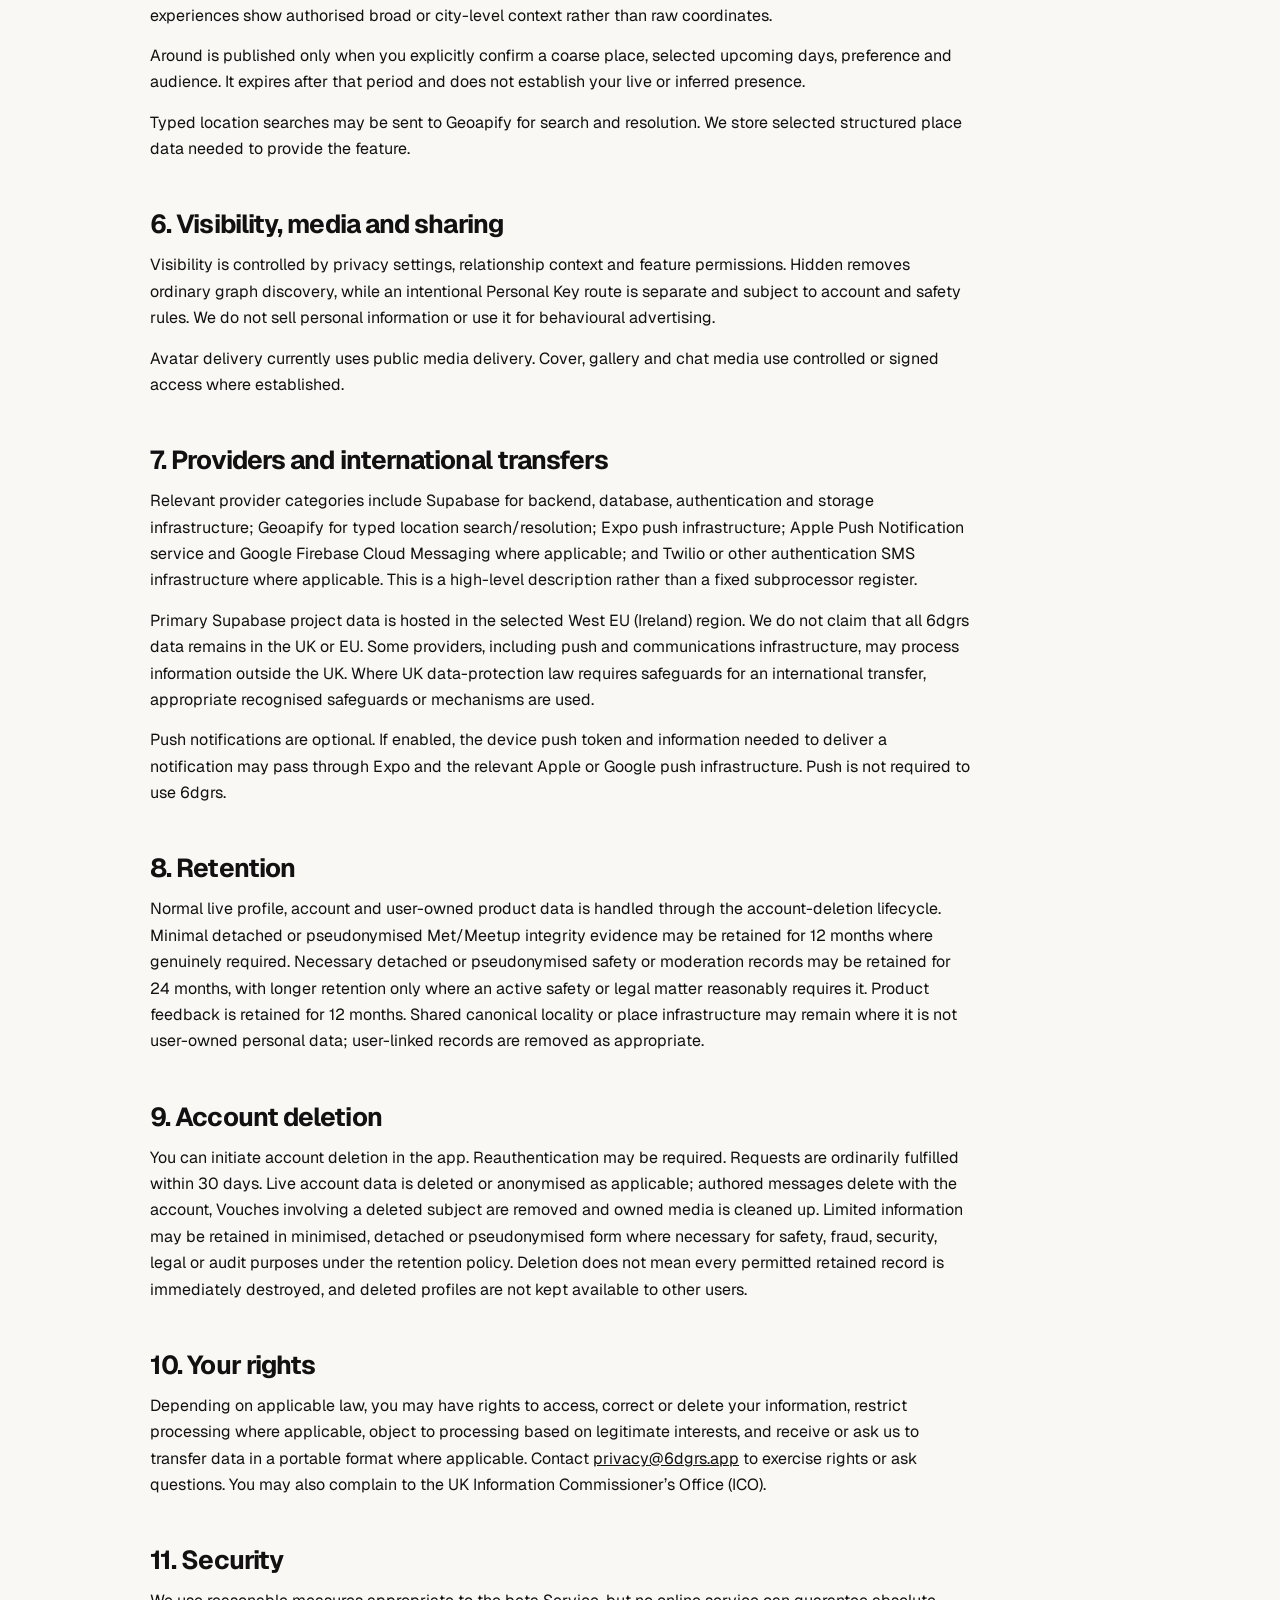
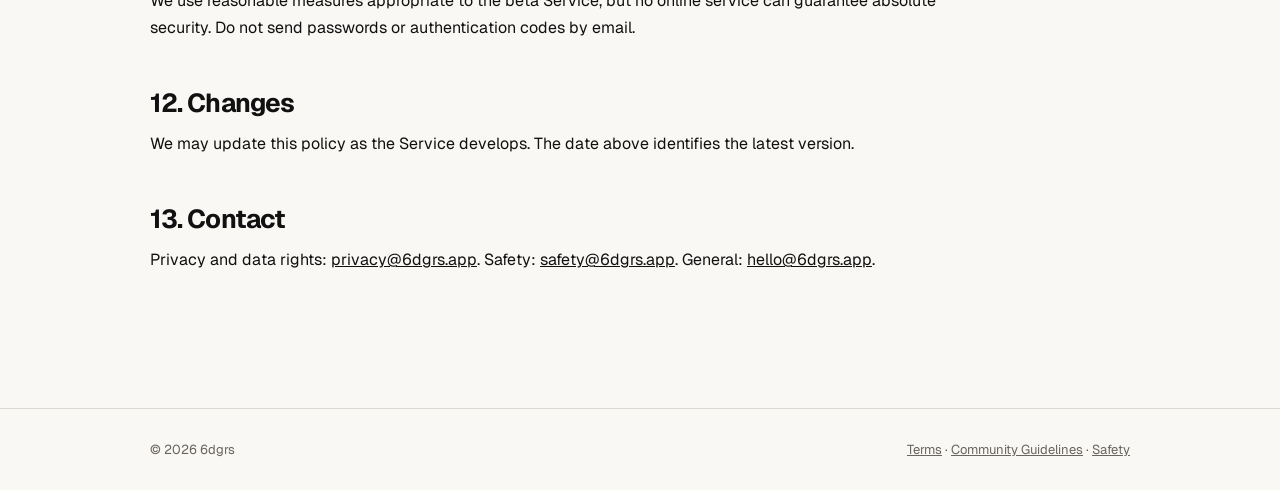
<file: privacy/index.html>
<!doctype html>
<html lang="en">
<head>
  <meta charset="utf-8"><meta name="viewport" content="width=device-width,initial-scale=1">
  <meta name="description" content="How 6dgrs handles account, profile, relationship, location and safety information.">
  <title>6dgrs Privacy Policy</title>
  <link rel="preconnect" href="https://fonts.googleapis.com"><link rel="stylesheet" href="https://fonts.googleapis.com/css2?family=Geist:wght@400;500;600;700&display=swap"><link rel="stylesheet" href="../legal.css">
</head>
<body><header class="legal-header"><nav class="legal-nav"><a class="brand" href="../">6dgrs<span class="brand-dot">.</span></a><a class="back" href="../">Back to 6dgrs</a></nav></header>
<main class="legal-main"><div class="legal-intro"><p class="eyebrow">Legal</p><h1>Privacy Policy</h1><p>This policy explains the personal information 6dgrs currently processes to provide a trust-led social discovery network.</p><p class="legal-updated">Last updated: 28 September 2026</p></div><article class="legal-body">
<h2>1. Who operates 6dgrs</h2><p>6dgrs is a project based in the United Kingdom. General enquiries: <a href="mailto:hello@6dgrs.app">hello@6dgrs.app</a>. Privacy: <a href="mailto:privacy@6dgrs.app">privacy@6dgrs.app</a>.</p>
<h2>2. Information we process</h2><p>We process your phone number and SMS authentication information to create and secure an account. You may optionally provide an email address.</p><p>Your profile may include name or username, private date of birth for 18+ eligibility, gender, profile content, interests, travel style, photos, privacy preferences and selected structured places. Raw date of birth is private and is not returned through the canonical profile projection.</p><p>We process information created through the Service, including Trusted choices, Met or Meetup confirmations, Vouches, connection requests, Introductions, messages, Trips, Plans, Plan invitations and access grants, optional Trip or Plan cover media, temporary Around signals, positive venue recommendations, product feedback, reports and blocks. These records may concern you or another user.</p>
<h2>3. Purposes and lawful bases</h2><p>We process information on the basis that it is necessary to provide the Service you request. This includes account authentication, age eligibility, profile media, selected location and travel context, Trusted/network functionality, live Met/Meetup functionality, Vouch, Personal Key, Introductions, Trips, Plans, messaging/chat media and optional push-notification functionality.</p><p>We rely on legitimate interests for safety and moderation, security and fraud prevention, limited retained relationship-integrity or Met/Meetup evidence, product feedback and product improvement. These interests are applied plainly, proportionately and with appropriate privacy controls.</p><p>We process information where necessary to respond to applicable data-protection rights and other specific legal obligations. Consent is not a blanket basis for normal product processing.</p>
<h2>4. Information from other users</h2><p>Most information is supplied directly by you. We may also receive information about a person from other 6dgrs users through Trusted, Met or Meetup confirmation, Vouch, Introductions, Personal Keys and connection requests, Plans, blocking, reporting and related network interactions. We use it to provide the relevant feature, maintain appropriate relationship/network context, protect users and operate the Service. Another user’s information does not identity-verify them.</p>
<h2>5. Location context</h2><p>6dgrs does not currently collect live device GPS. You can choose structured places and Trips. Selected places may include provider-supplied coordinates internally to resolve and organise place context. Ordinary network experiences show authorised broad or city-level context rather than raw coordinates.</p><p>Around is published only when you explicitly confirm a coarse place, selected upcoming days, preference and audience. It expires after that period and does not establish your live or inferred presence.</p><p>Typed location searches may be sent to Geoapify for search and resolution. We store selected structured place data needed to provide the feature.</p>
<h2>6. Visibility, media and sharing</h2><p>Visibility is controlled by privacy settings, relationship context and feature permissions. Hidden removes ordinary graph discovery, while an intentional Personal Key route is separate and subject to account and safety rules. We do not sell personal information or use it for behavioural advertising.</p><p>Avatar delivery currently uses public media delivery. Cover, gallery and chat media use controlled or signed access where established.</p>
<h2>7. Providers and international transfers</h2><p>Relevant provider categories include Supabase for backend, database, authentication and storage infrastructure; Geoapify for typed location search/resolution; Expo push infrastructure; Apple Push Notification service and Google Firebase Cloud Messaging where applicable; and Twilio or other authentication SMS infrastructure where applicable. This is a high-level description rather than a fixed subprocessor register.</p><p>Primary Supabase project data is hosted in the selected West EU (Ireland) region. We do not claim that all 6dgrs data remains in the UK or EU. Some providers, including push and communications infrastructure, may process information outside the UK. Where UK data-protection law requires safeguards for an international transfer, appropriate recognised safeguards or mechanisms are used.</p><p>Push notifications are optional. If enabled, the device push token and information needed to deliver a notification may pass through Expo and the relevant Apple or Google push infrastructure. Push is not required to use 6dgrs.</p>
<h2>8. Retention</h2><p>Normal live profile, account and user-owned product data is handled through the account-deletion lifecycle. Minimal detached or pseudonymised Met/Meetup integrity evidence may be retained for 12 months where genuinely required. Necessary detached or pseudonymised safety or moderation records may be retained for 24 months, with longer retention only where an active safety or legal matter reasonably requires it. Product feedback is retained for 12 months. Shared canonical locality or place infrastructure may remain where it is not user-owned personal data; user-linked records are removed as appropriate.</p>
<h2>9. Account deletion</h2><p>You can initiate account deletion in the app. Reauthentication may be required. Requests are ordinarily fulfilled within 30 days. Live account data is deleted or anonymised as applicable; authored messages delete with the account, Vouches involving a deleted subject are removed and owned media is cleaned up. Limited information may be retained in minimised, detached or pseudonymised form where necessary for safety, fraud, security, legal or audit purposes under the retention policy. Deletion does not mean every permitted retained record is immediately destroyed, and deleted profiles are not kept available to other users.</p>
<h2>10. Your rights</h2><p>Depending on applicable law, you may have rights to access, correct or delete your information, restrict processing where applicable, object to processing based on legitimate interests, and receive or ask us to transfer data in a portable format where applicable. Contact <a href="mailto:privacy@6dgrs.app">privacy@6dgrs.app</a> to exercise rights or ask questions. You may also complain to the UK Information Commissioner’s Office (ICO).</p>
<h2>11. Security</h2><p>We use reasonable measures appropriate to the beta Service, but no online service can guarantee absolute security. Do not send passwords or authentication codes by email.</p>
<h2>12. Changes</h2><p>We may update this policy as the Service develops. The date above identifies the latest version.</p>
<h2>13. Contact</h2><p>Privacy and data rights: <a href="mailto:privacy@6dgrs.app">privacy@6dgrs.app</a>. Safety: <a href="mailto:safety@6dgrs.app">safety@6dgrs.app</a>. General: <a href="mailto:hello@6dgrs.app">hello@6dgrs.app</a>.</p>
</article></main><footer class="legal-footer"><div class="legal-footer-inner"><span>© 2026 6dgrs</span><span><a href="../terms/">Terms</a> · <a href="../community-guidelines/">Community Guidelines</a> · <a href="../safety/">Safety</a></span></div></footer></body></html>
</file>
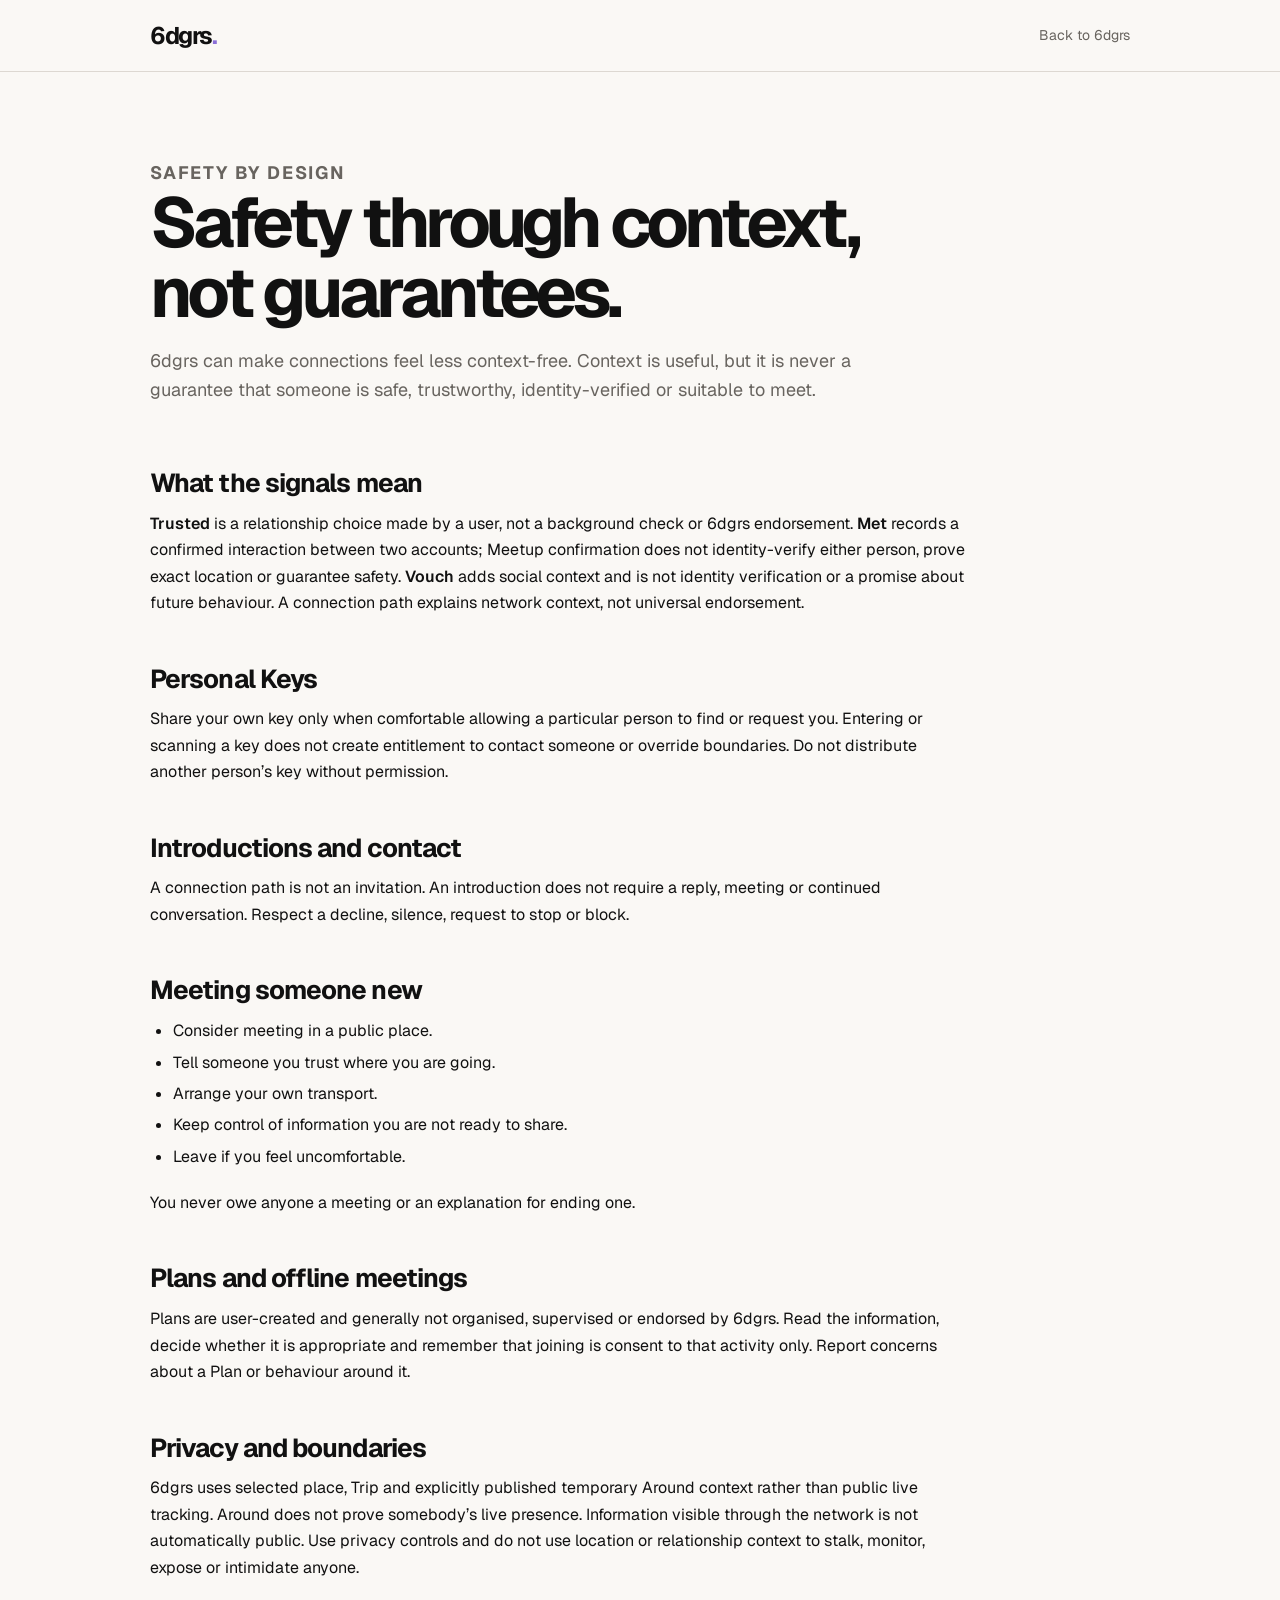
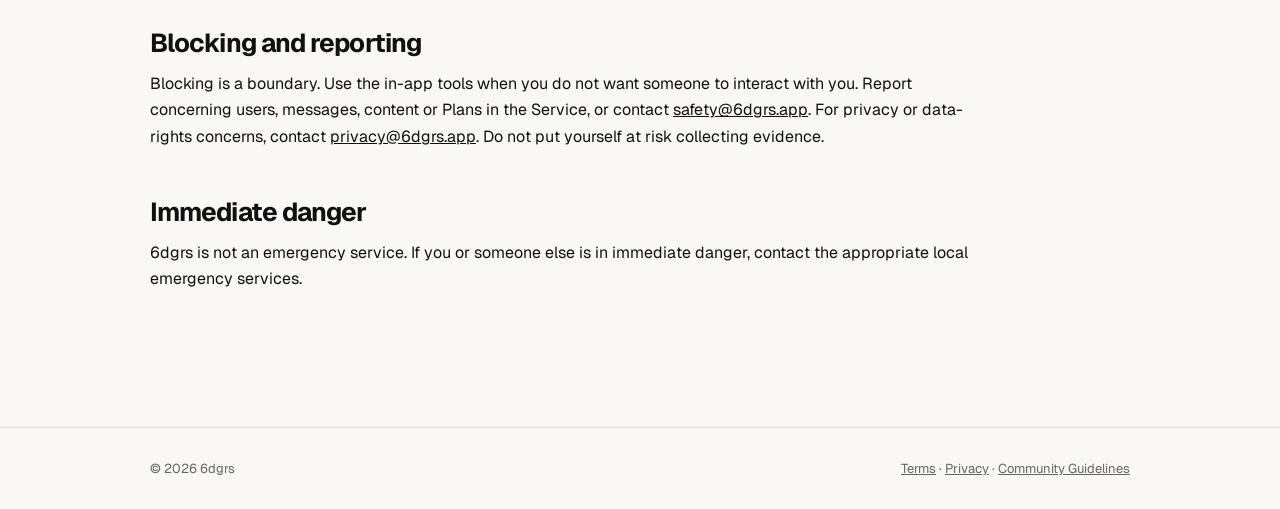
<file: safety/index.html>
<!doctype html><html lang="en"><head><meta charset="utf-8"><meta name="viewport" content="width=device-width,initial-scale=1"><meta name="description" content="Practical safety guidance for using 6dgrs, making introductions and meeting people offline."><title>6dgrs Safety</title><link rel="preconnect" href="https://fonts.googleapis.com"><link rel="stylesheet" href="https://fonts.googleapis.com/css2?family=Geist:wght@400;500;600;700&display=swap"><link rel="stylesheet" href="../legal.css"></head><body><header class="legal-header"><nav class="legal-nav"><a class="brand" href="../">6dgrs<span class="brand-dot">.</span></a><a class="back" href="../">Back to 6dgrs</a></nav></header><main class="legal-main"><div class="legal-intro"><p class="eyebrow">Safety by design</p><h1>Safety through context, not guarantees.</h1><p>6dgrs can make connections feel less context-free. Context is useful, but it is never a guarantee that someone is safe, trustworthy, identity-verified or suitable to meet.</p></div><article class="legal-body"><h2>What the signals mean</h2><p><strong>Trusted</strong> is a relationship choice made by a user, not a background check or 6dgrs endorsement. <strong>Met</strong> records a confirmed interaction between two accounts; Meetup confirmation does not identity-verify either person, prove exact location or guarantee safety. <strong>Vouch</strong> adds social context and is not identity verification or a promise about future behaviour. A connection path explains network context, not universal endorsement.</p><h2>Personal Keys</h2><p>Share your own key only when comfortable allowing a particular person to find or request you. Entering or scanning a key does not create entitlement to contact someone or override boundaries. Do not distribute another person’s key without permission.</p><h2>Introductions and contact</h2><p>A connection path is not an invitation. An introduction does not require a reply, meeting or continued conversation. Respect a decline, silence, request to stop or block.</p><h2>Meeting someone new</h2><ul><li>Consider meeting in a public place.</li><li>Tell someone you trust where you are going.</li><li>Arrange your own transport.</li><li>Keep control of information you are not ready to share.</li><li>Leave if you feel uncomfortable.</li></ul><p>You never owe anyone a meeting or an explanation for ending one.</p><h2>Plans and offline meetings</h2><p>Plans are user-created and generally not organised, supervised or endorsed by 6dgrs. Read the information, decide whether it is appropriate and remember that joining is consent to that activity only. Report concerns about a Plan or behaviour around it.</p><h2>Privacy and boundaries</h2><p>6dgrs uses selected place, Trip and explicitly published temporary Around context rather than public live tracking. Around does not prove somebody’s live presence. Information visible through the network is not automatically public. Use privacy controls and do not use location or relationship context to stalk, monitor, expose or intimidate anyone.</p><h2>Blocking and reporting</h2><p>Blocking is a boundary. Use the in-app tools when you do not want someone to interact with you. Report concerning users, messages, content or Plans in the Service, or contact <a href="mailto:safety@6dgrs.app">safety@6dgrs.app</a>. For privacy or data-rights concerns, contact <a href="mailto:privacy@6dgrs.app">privacy@6dgrs.app</a>. Do not put yourself at risk collecting evidence.</p><h2>Immediate danger</h2><p>6dgrs is not an emergency service. If you or someone else is in immediate danger, contact the appropriate local emergency services.</p></article></main><footer class="legal-footer"><div class="legal-footer-inner"><span>© 2026 6dgrs</span><span><a href="../terms/">Terms</a> · <a href="../privacy/">Privacy</a> · <a href="../community-guidelines/">Community Guidelines</a></span></div></footer></body></html>
</file>
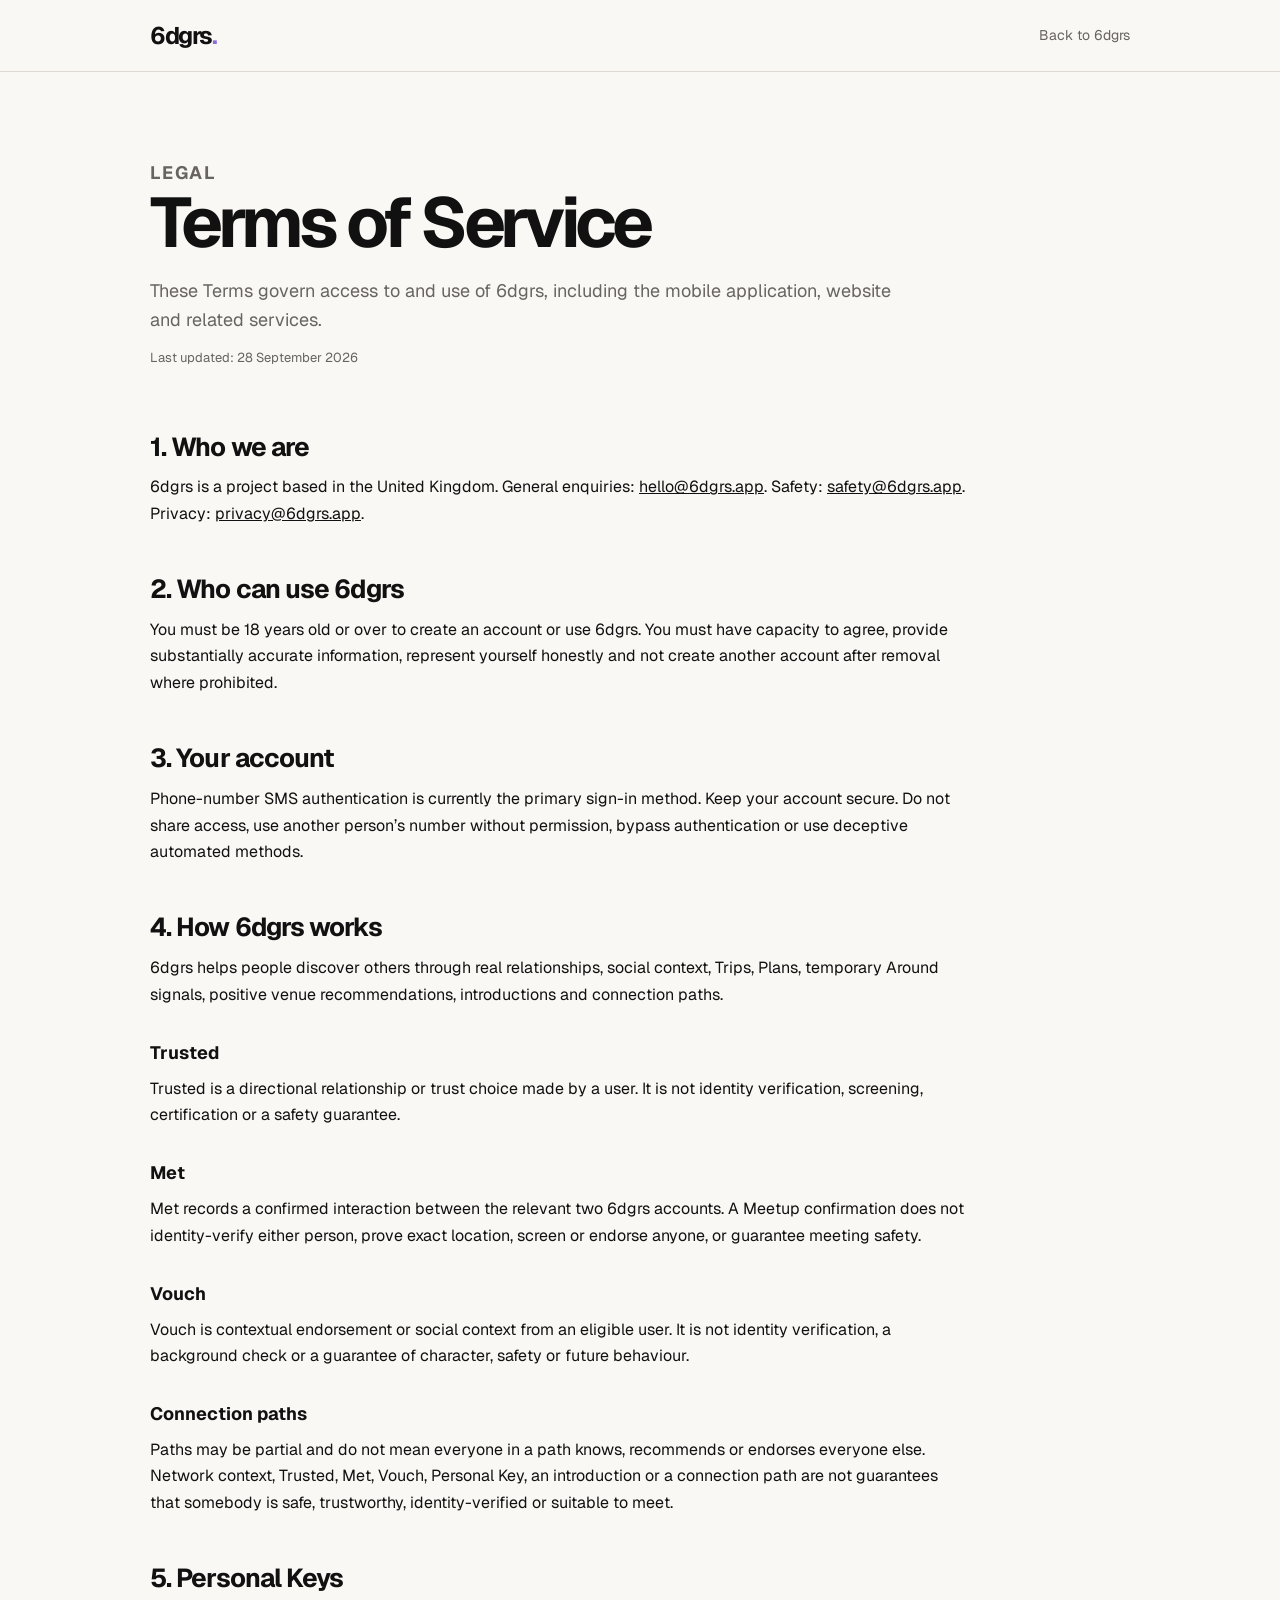
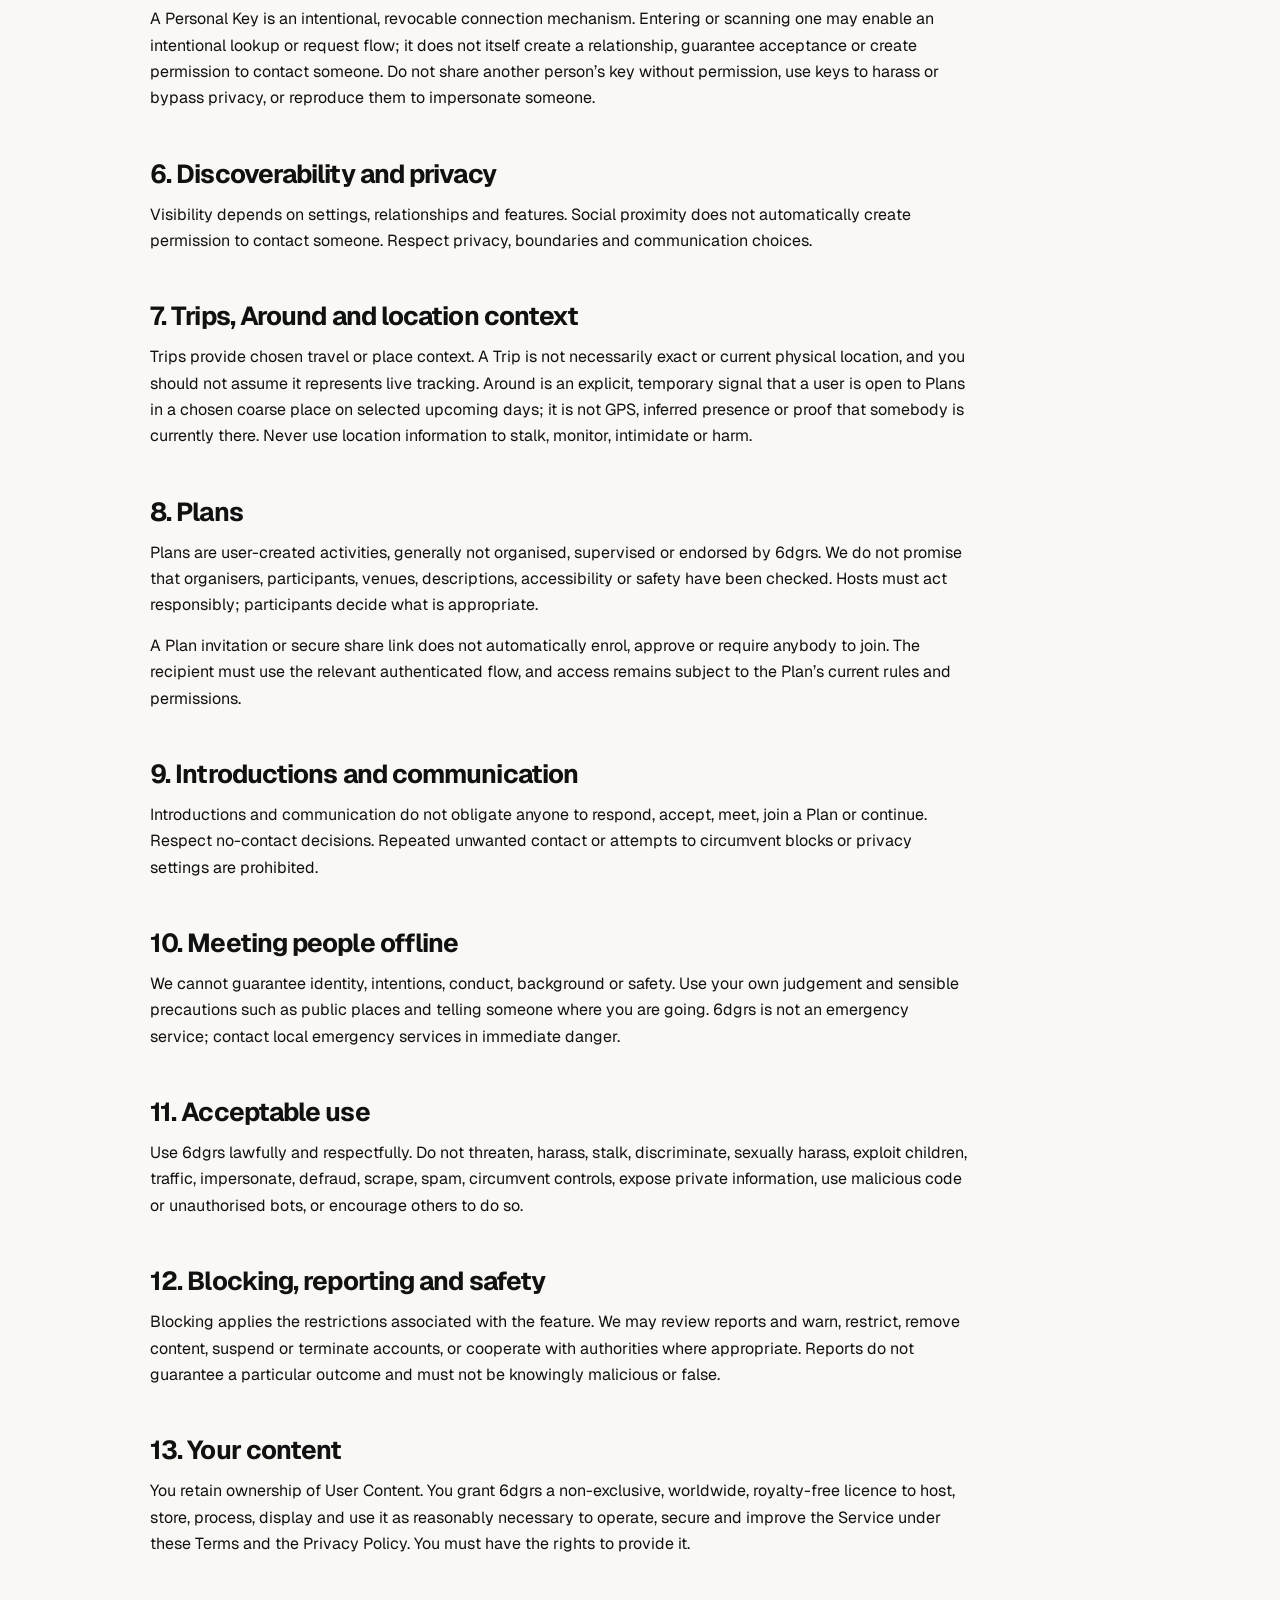
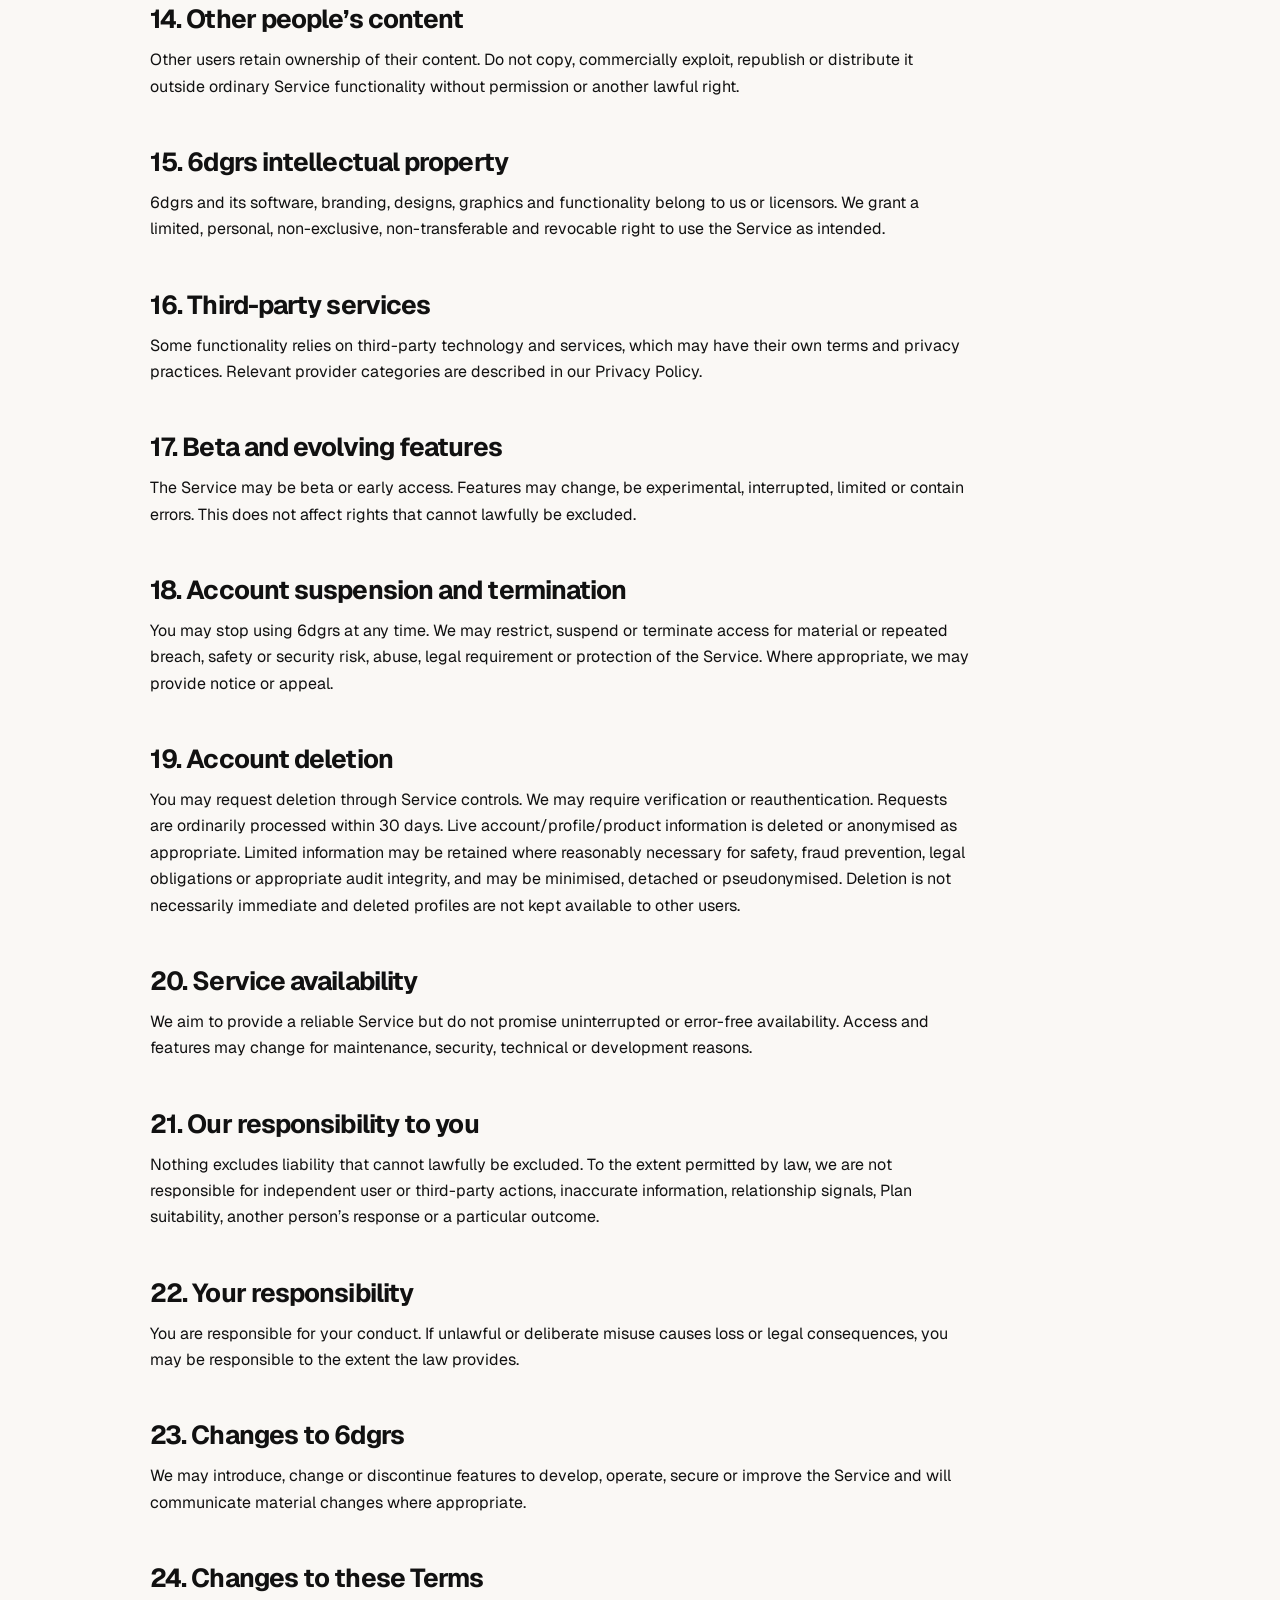
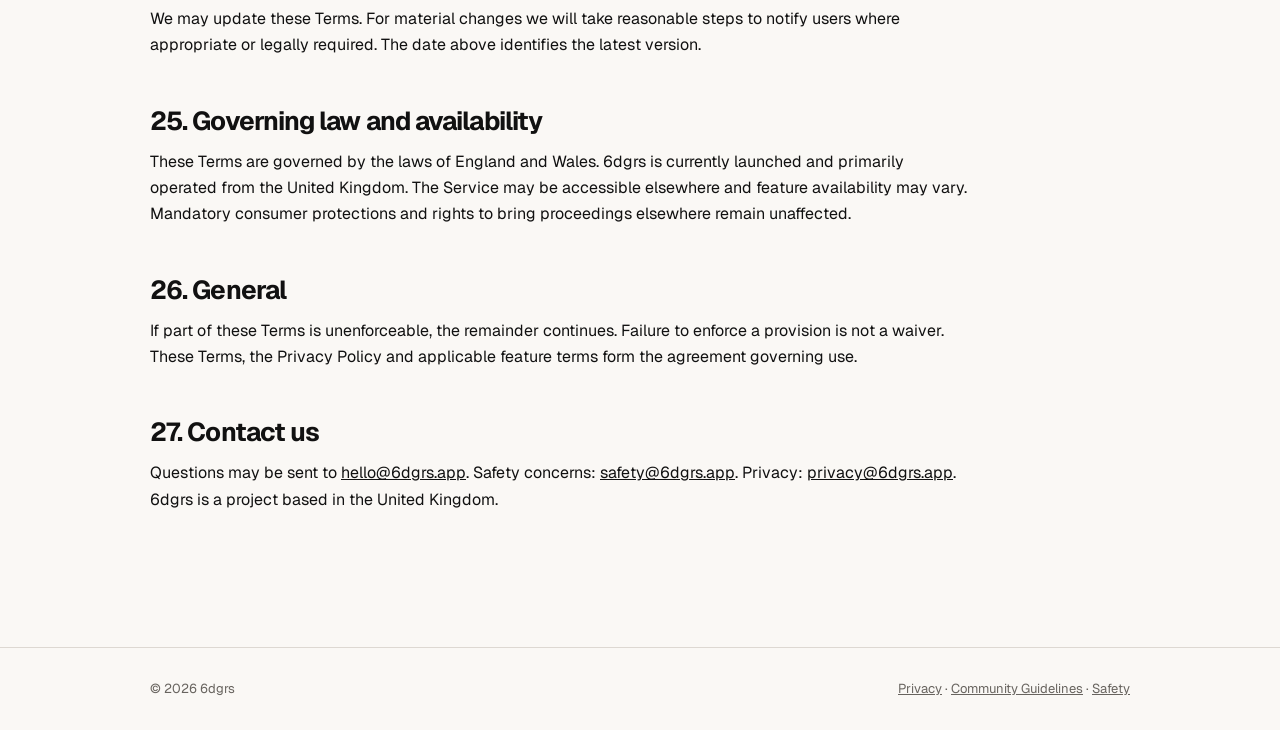
<file: terms/index.html>
<!doctype html><html lang="en"><head><meta charset="utf-8"><meta name="viewport" content="width=device-width,initial-scale=1"><meta name="description" content="The 6dgrs Terms of Service for using our social discovery network."><title>6dgrs Terms of Service</title><link rel="preconnect" href="https://fonts.googleapis.com"><link rel="stylesheet" href="https://fonts.googleapis.com/css2?family=Geist:wght@400;500;600;700&display=swap"><link rel="stylesheet" href="../legal.css"></head><body><header class="legal-header"><nav class="legal-nav"><a class="brand" href="../">6dgrs<span class="brand-dot">.</span></a><a class="back" href="../">Back to 6dgrs</a></nav></header><main class="legal-main"><div class="legal-intro"><p class="eyebrow">Legal</p><h1>Terms of Service</h1><p>These Terms govern access to and use of 6dgrs, including the mobile application, website and related services.</p><p class="legal-updated">Last updated: 28 September 2026</p></div><article class="legal-body">
<h2>1. Who we are</h2><p>6dgrs is a project based in the United Kingdom. General enquiries: <a href="mailto:hello@6dgrs.app">hello@6dgrs.app</a>. Safety: <a href="mailto:safety@6dgrs.app">safety@6dgrs.app</a>. Privacy: <a href="mailto:privacy@6dgrs.app">privacy@6dgrs.app</a>.</p>
<h2>2. Who can use 6dgrs</h2><p>You must be 18 years old or over to create an account or use 6dgrs. You must have capacity to agree, provide substantially accurate information, represent yourself honestly and not create another account after removal where prohibited.</p>
<h2>3. Your account</h2><p>Phone-number SMS authentication is currently the primary sign-in method. Keep your account secure. Do not share access, use another person’s number without permission, bypass authentication or use deceptive automated methods.</p>
<h2>4. How 6dgrs works</h2><p>6dgrs helps people discover others through real relationships, social context, Trips, Plans, temporary Around signals, positive venue recommendations, introductions and connection paths.</p><h3>Trusted</h3><p>Trusted is a directional relationship or trust choice made by a user. It is not identity verification, screening, certification or a safety guarantee.</p><h3>Met</h3><p>Met records a confirmed interaction between the relevant two 6dgrs accounts. A Meetup confirmation does not identity-verify either person, prove exact location, screen or endorse anyone, or guarantee meeting safety.</p><h3>Vouch</h3><p>Vouch is contextual endorsement or social context from an eligible user. It is not identity verification, a background check or a guarantee of character, safety or future behaviour.</p><h3>Connection paths</h3><p>Paths may be partial and do not mean everyone in a path knows, recommends or endorses everyone else. Network context, Trusted, Met, Vouch, Personal Key, an introduction or a connection path are not guarantees that somebody is safe, trustworthy, identity-verified or suitable to meet.</p>
<h2>5. Personal Keys</h2><p>A Personal Key is an intentional, revocable connection mechanism. Entering or scanning one may enable an intentional lookup or request flow; it does not itself create a relationship, guarantee acceptance or create permission to contact someone. Do not share another person’s key without permission, use keys to harass or bypass privacy, or reproduce them to impersonate someone.</p>
<h2>6. Discoverability and privacy</h2><p>Visibility depends on settings, relationships and features. Social proximity does not automatically create permission to contact someone. Respect privacy, boundaries and communication choices.</p>
<h2>7. Trips, Around and location context</h2><p>Trips provide chosen travel or place context. A Trip is not necessarily exact or current physical location, and you should not assume it represents live tracking. Around is an explicit, temporary signal that a user is open to Plans in a chosen coarse place on selected upcoming days; it is not GPS, inferred presence or proof that somebody is currently there. Never use location information to stalk, monitor, intimidate or harm.</p>
<h2>8. Plans</h2><p>Plans are user-created activities, generally not organised, supervised or endorsed by 6dgrs. We do not promise that organisers, participants, venues, descriptions, accessibility or safety have been checked. Hosts must act responsibly; participants decide what is appropriate.</p><p>A Plan invitation or secure share link does not automatically enrol, approve or require anybody to join. The recipient must use the relevant authenticated flow, and access remains subject to the Plan’s current rules and permissions.</p>
<h2>9. Introductions and communication</h2><p>Introductions and communication do not obligate anyone to respond, accept, meet, join a Plan or continue. Respect no-contact decisions. Repeated unwanted contact or attempts to circumvent blocks or privacy settings are prohibited.</p>
<h2>10. Meeting people offline</h2><p>We cannot guarantee identity, intentions, conduct, background or safety. Use your own judgement and sensible precautions such as public places and telling someone where you are going. 6dgrs is not an emergency service; contact local emergency services in immediate danger.</p>
<h2>11. Acceptable use</h2><p>Use 6dgrs lawfully and respectfully. Do not threaten, harass, stalk, discriminate, sexually harass, exploit children, traffic, impersonate, defraud, scrape, spam, circumvent controls, expose private information, use malicious code or unauthorised bots, or encourage others to do so.</p>
<h2>12. Blocking, reporting and safety</h2><p>Blocking applies the restrictions associated with the feature. We may review reports and warn, restrict, remove content, suspend or terminate accounts, or cooperate with authorities where appropriate. Reports do not guarantee a particular outcome and must not be knowingly malicious or false.</p>
<h2>13. Your content</h2><p>You retain ownership of User Content. You grant 6dgrs a non-exclusive, worldwide, royalty-free licence to host, store, process, display and use it as reasonably necessary to operate, secure and improve the Service under these Terms and the Privacy Policy. You must have the rights to provide it.</p>
<h2>14. Other people’s content</h2><p>Other users retain ownership of their content. Do not copy, commercially exploit, republish or distribute it outside ordinary Service functionality without permission or another lawful right.</p>
<h2>15. 6dgrs intellectual property</h2><p>6dgrs and its software, branding, designs, graphics and functionality belong to us or licensors. We grant a limited, personal, non-exclusive, non-transferable and revocable right to use the Service as intended.</p>
<h2>16. Third-party services</h2><p>Some functionality relies on third-party technology and services, which may have their own terms and privacy practices. Relevant provider categories are described in our Privacy Policy.</p>
<h2>17. Beta and evolving features</h2><p>The Service may be beta or early access. Features may change, be experimental, interrupted, limited or contain errors. This does not affect rights that cannot lawfully be excluded.</p>
<h2>18. Account suspension and termination</h2><p>You may stop using 6dgrs at any time. We may restrict, suspend or terminate access for material or repeated breach, safety or security risk, abuse, legal requirement or protection of the Service. Where appropriate, we may provide notice or appeal.</p>
<h2>19. Account deletion</h2><p>You may request deletion through Service controls. We may require verification or reauthentication. Requests are ordinarily processed within 30 days. Live account/profile/product information is deleted or anonymised as appropriate. Limited information may be retained where reasonably necessary for safety, fraud prevention, legal obligations or appropriate audit integrity, and may be minimised, detached or pseudonymised. Deletion is not necessarily immediate and deleted profiles are not kept available to other users.</p>
<h2>20. Service availability</h2><p>We aim to provide a reliable Service but do not promise uninterrupted or error-free availability. Access and features may change for maintenance, security, technical or development reasons.</p>
<h2>21. Our responsibility to you</h2><p>Nothing excludes liability that cannot lawfully be excluded. To the extent permitted by law, we are not responsible for independent user or third-party actions, inaccurate information, relationship signals, Plan suitability, another person’s response or a particular outcome.</p>
<h2>22. Your responsibility</h2><p>You are responsible for your conduct. If unlawful or deliberate misuse causes loss or legal consequences, you may be responsible to the extent the law provides.</p>
<h2>23. Changes to 6dgrs</h2><p>We may introduce, change or discontinue features to develop, operate, secure or improve the Service and will communicate material changes where appropriate.</p>
<h2>24. Changes to these Terms</h2><p>We may update these Terms. For material changes we will take reasonable steps to notify users where appropriate or legally required. The date above identifies the latest version.</p>
<h2>25. Governing law and availability</h2><p>These Terms are governed by the laws of England and Wales. 6dgrs is currently launched and primarily operated from the United Kingdom. The Service may be accessible elsewhere and feature availability may vary. Mandatory consumer protections and rights to bring proceedings elsewhere remain unaffected.</p>
<h2>26. General</h2><p>If part of these Terms is unenforceable, the remainder continues. Failure to enforce a provision is not a waiver. These Terms, the Privacy Policy and applicable feature terms form the agreement governing use.</p>
<h2>27. Contact us</h2><p>Questions may be sent to <a href="mailto:hello@6dgrs.app">hello@6dgrs.app</a>. Safety concerns: <a href="mailto:safety@6dgrs.app">safety@6dgrs.app</a>. Privacy: <a href="mailto:privacy@6dgrs.app">privacy@6dgrs.app</a>. 6dgrs is a project based in the United Kingdom.</p>
</article></main><footer class="legal-footer"><div class="legal-footer-inner"><span>© 2026 6dgrs</span><span><a href="../privacy/">Privacy</a> · <a href="../community-guidelines/">Community Guidelines</a> · <a href="../safety/">Safety</a></span></div></footer></body></html>
</file>
<file: style.css>
:root {
  --ivory: #faf8f5;
  --paper: #fff;
  --stone: #eeeae5;
  --ink: #111;
  --muted: #68645f;
  --line: #ddd8d2;
  --lavender: #8b6fd8;
  --lavender-dark: #7658ca;
  --lavender-pale: #eee9fb;
  --blue: #a9c7e8;
  --blue-pale: #e8f1fa;
  --peach: #f4c7c3;
  --peach-pale: #fbedeb;
  --success: #4f6a52;
  --max: 1280px;
  --shadow: 0 12px 32px rgba(41, 39, 36, .10);
}

*, *::before, *::after { box-sizing: border-box; }
html { max-width: 100%; overflow-x: clip; scroll-behavior: smooth; scroll-padding-top: 96px; }
body { max-width: 100%; margin: 0; overflow-x: clip; color: var(--ink); background: var(--ivory); font-family: Geist, Inter, -apple-system, BlinkMacSystemFont, "Segoe UI", sans-serif; line-height: 1.55; -webkit-font-smoothing: antialiased; }
button, input { font: inherit; }
a { color: inherit; text-decoration: none; }
img, svg { max-width: 100%; }
.shell { width: min(calc(100% - 128px), var(--max)); margin-inline: auto; }
.section { padding-top: 128px; padding-bottom: 128px; }
.skip-link { position: fixed; z-index: 1000; top: 12px; left: 12px; padding: 10px 16px; border-radius: 8px; background: var(--ink); color: #fff; transform: translateY(-160%); transition: transform .2s; }
.skip-link:focus { transform: none; }
:focus-visible { outline: 3px solid rgba(139, 111, 216, .45); outline-offset: 3px; }

.site-header { position: fixed; z-index: 100; top: 0; left: 0; right: 0; height: 80px; border-bottom: 1px solid transparent; transition: background .25s, border-color .25s, height .25s; }
.site-header.scrolled { height: 68px; border-color: rgba(221, 216, 210, .8); background: rgba(250, 248, 245, .88); backdrop-filter: blur(16px); }
.nav { height: 100%; display: flex; align-items: center; gap: 48px; }
.brand { font-size: 24px; line-height: 1; font-weight: 700; letter-spacing: -.06em; }
.brand-dot { color: var(--lavender); }
.nav-links { display: flex; gap: 36px; margin-left: auto; }
.nav-links a { position: relative; font-size: 14px; color: var(--muted); transition: color .2s; }
.nav-links a::after { content: ""; position: absolute; left: 0; right: 0; bottom: -8px; height: 2px; border-radius: 2px; background: var(--lavender); transform: scaleX(0); transition: transform .2s; }
.nav-links a:hover, .nav-links a.active { color: var(--ink); }
.nav-links a.active::after { transform: scaleX(1); }
.button { min-height: 52px; display: inline-flex; align-items: center; justify-content: center; gap: 16px; padding: 0 24px; border: 1px solid var(--lavender); border-radius: 12px; background: var(--lavender); color: #fff; font-size: 15px; font-weight: 600; transition: transform .22s ease-out, background .22s, border-color .22s, box-shadow .22s; }
.button:hover { transform: translateY(-3px); border-color: var(--lavender-dark); background: var(--lavender-dark); box-shadow: 0 8px 20px rgba(139, 111, 216, .22); }
.button-small { min-height: 44px; padding: 0 18px; font-size: 14px; }
.button-secondary { border-color: var(--line); background: var(--paper); color: var(--ink); }
.button-secondary:hover { border-color: #bfae9d; background: var(--paper); box-shadow: 0 8px 20px rgba(41,39,36,.06); }
.menu-button { display: none; }

.hero { min-height: 820px; padding-top: 168px; padding-bottom: 92px; display: grid; grid-template-columns: minmax(0, .93fr) minmax(500px, 1.07fr); align-items: center; gap: 68px; overflow: hidden; }
.hero-copy { position: relative; z-index: 2; }
.eyebrow { margin: 0 0 24px; color: var(--muted); font-size: 12px; line-height: 1.3; font-weight: 600; letter-spacing: .1em; text-transform: uppercase; }
.status-dot { display: inline-block; width: 7px; height: 7px; margin-right: 8px; border-radius: 50%; background: var(--success); box-shadow: 0 0 0 4px rgba(79,106,82,.1); vertical-align: 1px; }
h1 { max-width: 670px; margin: 0; font-size: clamp(54px, 5.8vw, 76px); line-height: .96; letter-spacing: -.065em; font-weight: 600; }
.hero-lede { max-width: 590px; margin: 32px 0; color: var(--muted); font-size: 18px; line-height: 1.6; }
.button-row { display: flex; gap: 12px; }
.microcopy { margin: 16px 0 0; color: #88827b; font-size: 12px; }
.hero-visual { position: relative; height: 650px; display: flex; align-items: center; justify-content: center; isolation: isolate; }
.hero-visual::before { content: ""; position: absolute; z-index: -2; width: 570px; height: 570px; border-radius: 50%; background: radial-gradient(circle, rgba(238,233,251,.85) 0, rgba(238,233,251,.35) 48%, transparent 70%); }
.orbit { position: absolute; z-index: -1; border: 1px solid rgba(139,111,216,.18); border-radius: 50%; }
.orbit-one { width: 520px; height: 520px; }
.orbit-two { width: 650px; height: 420px; transform: rotate(-18deg); }
.phone { width: 310px; height: 628px; position: relative; overflow: hidden; border: 7px solid #171717; border-radius: 45px; background: var(--paper); box-shadow: 0 32px 70px rgba(41,39,36,.18), 0 0 0 1px rgba(255,255,255,.8) inset; }
.phone-main { transform: rotate(1.8deg); animation: phoneFloat 6s ease-in-out infinite; }
@keyframes phoneFloat { 0%,100% { transform: rotate(1.8deg) translateY(0); } 50% { transform: rotate(1.3deg) translateY(-8px); } }
.phone-top { height: 28px; padding: 7px 15px 0; display: flex; justify-content: space-between; align-items: flex-start; font-size: 9px; font-weight: 600; }
.island { width: 77px; height: 19px; margin-top: -3px; border-radius: 20px; background: #111; }
.app-head { padding: 13px 17px 5px; display: flex; align-items: center; justify-content: space-between; }
.app-mark { color: var(--lavender); font-size: 18px; font-weight: 700; }
.app-head button { width: 30px; height: 30px; border: 0; border-radius: 50%; background: var(--peach); font-size: 8px; font-weight: 700; }
.app-greeting { padding: 6px 17px 11px; }
.app-greeting small { color: var(--muted); font-size: 9px; }
.app-greeting h2 { max-width: 250px; margin: 1px 0 0; font-size: 21px; line-height: 1.06; letter-spacing: -.045em; }
.map-card { position: relative; height: 206px; margin: 0 12px; overflow: hidden; border-radius: 20px; background: #f0f4f6; }
.map-card::before { content: ""; position: absolute; inset: 0; opacity: .5; background-image: linear-gradient(rgba(169,199,232,.4) 1px, transparent 1px), linear-gradient(90deg, rgba(169,199,232,.4) 1px, transparent 1px); background-size: 34px 34px; transform: rotate(8deg) scale(1.2); }
.map-lines { position: absolute; inset: 0; }
.map-lines path { fill: none; stroke: rgba(139,111,216,.44); stroke-width: 1.5; stroke-dasharray: 5 4; }
.node { position: absolute; display: flex; flex-direction: column; align-items: center; gap: 3px; font-size: 7px; font-style: normal; color: var(--muted); }
.node b { width: 27px; height: 27px; display: grid; place-items: center; border: 2px solid white; border-radius: 50%; background: var(--peach); box-shadow: 0 2px 8px rgba(0,0,0,.13); color: #352d2d; font-size: 7px; }
.node-a { top: 30px; left: 24px; }.node-a b { background: var(--lavender); color: #fff; }
.node-b { top: 26px; right: 23px; }.node-b b { background: var(--blue); }
.node-c { bottom: 22px; left: 136px; }.node-c b { background: #ded2f4; }
.node-d { bottom: 31px; right: 19px; }
.degree-badge { position: absolute; left: 142px; top: 89px; width: 31px; height: 31px; display: grid; place-items: center; border: 1px solid rgba(139,111,216,.3); border-radius: 50%; background: white; color: var(--lavender); font-size: 9px; font-weight: 700; }
.upcoming-head { padding: 13px 18px 7px; display: flex; align-items: flex-end; justify-content: space-between; }
.upcoming-head div { display: flex; flex-direction: column; }
.upcoming-head small { color: var(--muted); font-size: 8px; }.upcoming-head strong { font-size: 16px; }.upcoming-head > span { color: var(--muted); font-size: 8px; }
.mutual-card { margin: 0 12px; padding: 10px; display: flex; align-items: center; gap: 9px; border: 1px solid var(--line); border-radius: 13px; }
.avatar-stack { display: flex; flex-shrink: 0; }
.avatar-stack span { width: 26px; height: 26px; display: grid; place-items: center; margin-left: -7px; border: 2px solid white; border-radius: 50%; background: var(--blue); font-size: 6px; font-weight: 700; }
.avatar-stack span:first-child { margin-left: 0; background: var(--peach); }.avatar-stack span:last-child { background: var(--lavender-pale); }
.mutual-card div:nth-child(2) { display: flex; flex-direction: column; }.mutual-card strong { font-size: 9px; }.mutual-card small { color: var(--muted); font-size: 7px; }.chevron { margin-left: auto; color: var(--muted); }
.app-tabs { position: absolute; left: 0; right: 0; bottom: 0; height: 52px; display: grid; grid-template-columns: repeat(4,1fr); border-top: 1px solid #eee; background: rgba(255,255,255,.96); }
.app-tabs span { display: flex; flex-direction: column; align-items: center; justify-content: center; gap: 2px; color: #aaa; font-size: 13px; }.app-tabs small { font-size: 6px; }.app-tabs .active { color: var(--lavender); }
.connection-pill { position: absolute; z-index: 3; min-width: 166px; padding: 10px 12px; display: flex; align-items: center; gap: 9px; border: 1px solid rgba(221,216,210,.9); border-radius: 14px; background: rgba(255,255,255,.91); box-shadow: 0 12px 30px rgba(41,39,36,.10); backdrop-filter: blur(10px); animation: pillFloat 5s ease-in-out infinite; }
.pill-left { left: 0; top: 205px; }.pill-right { right: -6px; bottom: 168px; animation-delay: -2.2s; }
@keyframes pillFloat { 0%,100% { transform: translateY(0); } 50% { transform: translateY(-6px); } }
.mini-avatar { width: 34px; height: 34px; display: grid; place-items: center; flex: 0 0 auto; border-radius: 50%; font-size: 10px; font-weight: 700; }
.avatar-maya { background: var(--peach); }.avatar-leo { background: var(--blue); }
.connection-pill > span:last-child { display: flex; flex-direction: column; }.connection-pill strong { font-size: 11px; }.connection-pill small { color: var(--muted); font-size: 8px; }

.trust-strip { border-block: 1px solid var(--line); background: rgba(255,255,255,.55); }
.trust-items { min-height: 86px; display: grid; grid-template-columns: repeat(4,1fr); align-items: center; }
.trust-items span { display: flex; align-items: center; justify-content: center; gap: 10px; border-right: 1px solid var(--line); color: var(--muted); font-size: 13px; }
.trust-items span:last-child { border: 0; }.trust-items i { color: var(--lavender); font-style: normal; font-size: 18px; }

.section-intro { max-width: 760px; }
.section-intro h2, .safety-copy h2, .beta-content h2 { margin: 0; font-size: clamp(42px, 4.7vw, 58px); line-height: 1.02; letter-spacing: -.055em; font-weight: 600; }
.section-intro > p:last-child { max-width: 620px; margin: 25px 0 0; color: var(--muted); font-size: 18px; line-height: 1.6; }
.centred { margin-inline: auto; text-align: center; }.centred > p:last-child { margin-inline: auto; }
.degrees-stage { min-height: 390px; margin-top: 76px; padding: 42px; display: grid; grid-template-columns: .7fr 1.3fr; align-items: center; overflow: hidden; border: 1px solid var(--line); border-radius: 24px; background: var(--paper); }
.degree-copy { padding-left: 22px; }
.degree-number { display: block; color: var(--lavender); font-size: 88px; line-height: .9; letter-spacing: -.08em; font-weight: 600; }
.degree-copy strong { display: block; margin-top: 20px; font-size: 20px; line-height: 1.2; }.degree-copy p { max-width: 260px; color: var(--muted); font-size: 14px; }
.network-visual { height: 330px; position: relative; }
.network-visual svg { position: absolute; inset: 0; }
.network-path { fill: none; stroke: #d7cdec; stroke-width: 1.6; stroke-dasharray: 7 7; animation: dash 14s linear infinite; }
.network-path.p2 { stroke: #d8e4ef; animation-duration: 18s; }.network-path.p3 { stroke: #edd7d4; animation-duration: 11s; }
@keyframes dash { to { stroke-dashoffset: -200; } }
.network-node { position: absolute; width: 72px; height: 72px; display: flex; flex-direction: column; align-items: center; justify-content: center; border: 5px solid white; border-radius: 50%; background: var(--lavender); box-shadow: 0 7px 18px rgba(41,39,36,.11); color: #fff; }
.network-node b { font-size: 11px; }.network-node small { font-size: 8px; opacity: .76; }
.network-node.n1 { left: 4px; top: 130px; }.network-node.n2 { left: 245px; top: 104px; }.network-node.n3 { left: 465px; top: 117px; }.network-node.n4 { right: 0; top: 91px; }
.network-node.peach { background: var(--peach); color: var(--ink); }.network-node.blue { background: var(--blue); color: var(--ink); }
.network-node.small-node { width: 42px; height: 42px; right: 45px; bottom: 42px; border-width: 3px; background: var(--lavender-pale); color: var(--lavender); font-size: 10px; }

.how-section { border-block: 1px solid var(--line); background: var(--paper); }
.steps { margin: 72px 0 0; padding: 0; display: grid; grid-template-columns: repeat(5,1fr); list-style: none; counter-reset: steps; }
.steps li { position: relative; min-height: 270px; padding: 0 25px; border-right: 1px solid var(--line); }
.steps li:first-child { padding-left: 0; }.steps li:last-child { padding-right: 0; border: 0; }
.step-num { color: #aaa49e; font-size: 11px; letter-spacing: .1em; }
.step-icon { width: 48px; height: 48px; margin: 38px 0 25px; display: grid; place-items: center; border-radius: 14px; background: var(--lavender-pale); color: var(--lavender); font-size: 20px; }
.steps li:nth-child(2) .step-icon { background: var(--blue-pale); color: #557493; }.steps li:nth-child(3) .step-icon { background: var(--peach-pale); color: #9a5f59; }
.steps h3 { margin: 0 0 10px; font-size: 18px; letter-spacing: -.025em; }.steps p { margin: 0; color: var(--muted); font-size: 13px; }

.features > .section-intro { margin-bottom: 88px; }
.feature-row { min-height: 590px; margin-bottom: 96px; display: grid; grid-template-columns: .82fr 1.18fr; gap: 86px; align-items: center; }
.feature-row.reverse { grid-template-columns: 1.18fr .82fr; }.feature-row.reverse .feature-copy { order: 2; }.feature-row.reverse .feature-canvas { order: 1; }
.feature-copy { max-width: 430px; }
.feature-index { color: var(--lavender); font-size: 12px; font-weight: 600; letter-spacing: .08em; text-transform: uppercase; }
.feature-copy h3, .small-copy h3 { margin: 18px 0 18px; font-size: 38px; line-height: 1.08; letter-spacing: -.045em; }
.feature-copy > p, .small-copy p { color: var(--muted); font-size: 16px; line-height: 1.6; }
.feature-copy ul { margin: 28px 0 0; padding: 0; list-style: none; }.feature-copy li { padding: 11px 0; border-bottom: 1px solid var(--line); font-size: 14px; }.feature-copy li::before { content: "✓"; margin-right: 10px; color: var(--lavender); }
.feature-canvas { min-height: 570px; position: relative; overflow: hidden; border: 1px solid var(--line); border-radius: 24px; background: #f0ece7; }
.network-card-ui { padding: 62px; background: #e9eef3; }
.ui-top { display: flex; justify-content: space-between; }.ui-top div { display: flex; flex-direction: column; }.ui-top small { color: var(--muted); font-size: 11px; }.ui-top strong { font-size: 17px; }.ui-top button { width: 42px; height: 38px; border: 1px solid #c8d3de; border-radius: 10px; background: white; color: var(--lavender); font-weight: 600; }
.network-rings { height: 330px; position: relative; display: grid; place-items: center; }
.ring { position: absolute; border: 1px solid rgba(139,111,216,.22); border-radius: 50%; }.r1 { width: 100px; height: 100px; }.r2 { width: 220px; height: 220px; }.r3 { width: 350px; height: 350px; }
.person { position: absolute; width: 47px; height: 47px; display: grid; place-items: center; border: 4px solid white; border-radius: 50%; background: var(--peach); box-shadow: 0 4px 12px rgba(41,39,36,.13); font-size: 9px; font-weight: 700; }.person.me { width: 66px; height: 66px; background: var(--lavender); color: #fff; }.person.pa { transform: translate(-112px,-36px); }.person.pb { transform: translate(104px,-73px); background: var(--blue); }.person.pc { transform: translate(-115px,96px); background: var(--blue); }.person.pd { transform: translate(152px,94px); }.person.pe { transform: translate(12px,154px); background: white; color: var(--lavender); }
.context-card { position: absolute; left: 62px; right: 62px; bottom: 38px; padding: 15px; display: flex; gap: 12px; align-items: center; border-radius: 14px; background: white; box-shadow: 0 10px 25px rgba(41,39,36,.09); }.context-card div { display: flex; flex-direction: column; }.context-card strong { font-size: 12px; }.context-card small { color: var(--muted); font-size: 9px; }.context-card > span:last-child { margin-left: auto; color: var(--lavender); font-size: 11px; font-weight: 700; }
.trips-ui { padding: 70px; background: #f4e5e2; }
.trip-main { position: relative; min-height: 405px; padding: 36px; overflow: hidden; border-radius: 20px; background: var(--paper); box-shadow: 0 16px 35px rgba(89,65,58,.1); }.trip-main::after { content: ""; position: absolute; width: 270px; height: 270px; top: -90px; right: -90px; border: 1px solid var(--peach); border-radius: 50%; box-shadow: 0 0 0 38px rgba(244,199,195,.2), 0 0 0 80px rgba(244,199,195,.12); }.trip-main > small { color: var(--muted); font-size: 9px; letter-spacing: .12em; }.trip-main h4 { margin: 90px 0 0; font-size: 50px; line-height: 1; letter-spacing: -.06em; }.trip-main p { margin: 8px 0 30px; color: var(--muted); font-size: 12px; }.trip-date { position: absolute; z-index: 1; top: 27px; right: 32px; color: var(--lavender); font-size: 20px; line-height: .8; text-align: right; }.trip-date b { font-size: 9px; letter-spacing: .1em; }.trip-line { height: 1px; background: var(--line); }.trip-stat { padding-top: 24px; display: grid; grid-template-columns: repeat(3,1fr); }.trip-stat span { display: flex; flex-direction: column; }.trip-stat b { font-size: 21px; }.trip-stat small { color: var(--muted); font-size: 9px; }
.overlap-card { position: absolute; left: 44px; right: 44px; bottom: 32px; padding: 15px 18px; display: flex; align-items: center; gap: 12px; border: 1px solid var(--line); border-radius: 15px; background: white; box-shadow: var(--shadow); }.overlap-card > div:last-child { display: flex; flex-direction: column; }.overlap-card strong { font-size: 11px; }.overlap-card small { color: var(--muted); font-size: 9px; }
.feature-grid { display: grid; grid-template-columns: 1fr 1fr; gap: 28px; }
.feature-small { min-height: 680px; padding: 52px; overflow: hidden; border: 1px solid var(--line); border-radius: 24px; background: var(--paper); }.small-copy h3 { max-width: 420px; font-size: 34px; }.small-copy p { max-width: 430px; font-size: 15px; }
.plan-card { margin-top: 48px; padding: 26px; border: 1px solid var(--line); border-radius: 18px; background: var(--ivory); box-shadow: 0 12px 28px rgba(41,39,36,.06); }.plan-tag { padding: 7px 9px; border-radius: 7px; background: var(--lavender-pale); color: var(--lavender); font-size: 9px; font-weight: 600; }.plan-art { height: 140px; margin: 19px 0; display: grid; place-items: center; border-radius: 13px; background: var(--peach-pale); color: #bc7870; font-size: 54px; }.plan-card h4 { margin: 0; font-size: 21px; }.plan-card p { margin: 2px 0 17px; color: var(--muted); font-size: 11px; }.plan-people { display: flex; align-items: center; justify-content: space-between; }.plan-people button { padding: 8px 12px; border: 1px solid var(--line); border-radius: 9px; background: white; font-size: 9px; }
.verification { background: #eef3f7; }.verify-card { min-height: 250px; margin-top: 48px; padding: 32px; display: flex; gap: 28px; align-items: center; border: 1px solid #dce3e9; border-radius: 18px; background: white; box-shadow: 0 12px 28px rgba(41,39,36,.06); }.qr { width: 130px; height: 130px; flex: 0 0 auto; padding: 13px; display: grid; grid-template-columns: repeat(3,1fr); gap: 5px; border: 1px solid var(--line); border-radius: 13px; }.qr i { border-radius: 3px; background: var(--ink); }.qr i:nth-child(2),.qr i:nth-child(4),.qr i:nth-child(9){ background: transparent; }.verified-badge { display: inline-block; margin-bottom: 18px; padding: 6px 9px; border-radius: 7px; background: #edf3ee; color: var(--success); font-size: 9px; font-weight: 600; }.verify-card h4 { margin: 0; font-size: 20px; }.verify-card p { max-width: 170px; color: var(--muted); font-size: 10px; }

.safety-section { background: #181719; color: #fff; }
.safety-grid { display: grid; grid-template-columns: .88fr 1.12fr; gap: 120px; align-items: center; }
.safety-copy .eyebrow { color: #aaa4ad; }.safety-copy h2 span { color: #af99e9; }.safety-copy > p:not(.eyebrow) { max-width: 520px; margin: 26px 0; color: #aaa5ad; font-size: 17px; }.text-link { display: inline-flex; gap: 15px; padding-bottom: 4px; border-bottom: 1px solid #635e65; font-size: 14px; }.text-link:hover { border-color: var(--lavender); }
.safety-cards { display: grid; gap: 12px; }.safety-card { min-height: 130px; padding: 28px; display: flex; align-items: center; gap: 22px; border: 1px solid #333036; border-radius: 16px; background: #211f22; transition: transform .22s, border-color .22s; }.safety-card:hover { transform: translateY(-3px); border-color: #4e4852; }.safety-icon { width: 48px; height: 48px; display: grid; place-items: center; flex: 0 0 auto; border-radius: 13px; background: #2d2835; color: #b9a5e8; font-size: 20px; }.safety-card h3 { margin: 0 0 5px; font-size: 17px; }.safety-card p { margin: 0; color: #aaa5ad; font-size: 13px; }

.beta-card { min-height: 610px; position: relative; overflow: hidden; padding: 80px; border-radius: 24px; background: var(--lavender); color: white; }
.beta-card::before { content: ""; position: absolute; inset: 0; background: radial-gradient(circle at 90% 5%, rgba(255,255,255,.13), transparent 38%); }
.beta-content { max-width: 650px; position: relative; z-index: 2; }.eyebrow.light { color: rgba(255,255,255,.7); }.beta-content > p:not(.eyebrow):not(.beta-note) { max-width: 585px; margin: 26px 0 34px; color: rgba(255,255,255,.78); font-size: 17px; }
.beta-actions { display: flex; gap: 12px; }.beta-primary { border-color: var(--paper); background: var(--paper); color: var(--ink); }.beta-primary:hover { border-color: var(--paper); background: var(--paper); color: var(--ink); box-shadow: 0 8px 20px rgba(41,39,36,.18); }.beta-secondary { border-color: rgba(255,255,255,.5); background: transparent; color: white; }.beta-secondary:hover { border-color: white; background: rgba(255,255,255,.08); box-shadow: none; }.beta-note { margin: 16px 0 0; color: rgba(255,255,255,.58); font-size: 10px; }
.beta-network { position: absolute; width: 380px; height: 380px; right: -15px; bottom: -10px; }.beta-network svg { position: absolute; inset: 0; }.beta-network path { fill: none; stroke: rgba(255,255,255,.32); stroke-width: 1.4; stroke-dasharray: 6 7; }.bn { position: absolute; z-index: 1; width: 58px; height: 58px; display: grid; place-items: center; border: 4px solid rgba(255,255,255,.35); border-radius: 50%; background: var(--peach); color: var(--ink); font-size: 11px; font-weight: 700; }.bn1 { left: 15px; top: 142px; background: white; color: var(--lavender); }.bn2 { left: 188px; top: 91px; }.bn3 { left: 171px; bottom: 30px; background: var(--blue); }.bn4 { right: 16px; top: 166px; background: #a58ce3; color: white; }.beta-orbit { position: absolute; border: 1px solid rgba(255,255,255,.09); border-radius: 50%; }.beta-orbit.one { width: 620px; height: 620px; right: -250px; top: -260px; }.beta-orbit.two { width: 430px; height: 430px; right: -170px; top: -180px; }

.faq { display: grid; grid-template-columns: .7fr 1.3fr; gap: 100px; align-items: start; }
.faq-list { border-top: 1px solid var(--line); }.faq-list details { border-bottom: 1px solid var(--line); }.faq-list summary { min-height: 86px; display: flex; align-items: center; justify-content: space-between; gap: 25px; cursor: pointer; list-style: none; font-size: 18px; font-weight: 500; }.faq-list summary::-webkit-details-marker { display: none; }.faq-list summary span { width: 28px; height: 28px; position: relative; flex: 0 0 auto; border: 1px solid var(--line); border-radius: 50%; }.faq-list summary span::before,.faq-list summary span::after { content: ""; position: absolute; width: 10px; height: 1px; top: 13px; left: 8px; background: var(--ink); transition: transform .2s; }.faq-list summary span::after { transform: rotate(90deg); }.faq-list details[open] summary span::after { transform: rotate(0); }.faq-list details p { max-width: 650px; margin: -8px 54px 28px 0; color: var(--muted); font-size: 15px; }

.footer { padding: 80px 0 28px; border-top: 1px solid var(--line); background: var(--paper); }.footer-grid { display: grid; grid-template-columns: 1fr 2fr; padding-bottom: 68px; }.footer-brand { font-size: 30px; }.footer-grid > div:first-child p { color: var(--muted); font-size: 14px; }.footer-links { display: grid; grid-template-columns: repeat(3,1fr); }.footer-links div { display: flex; flex-direction: column; gap: 11px; }.footer-links strong { margin-bottom: 7px; font-size: 12px; }.footer-links a { color: var(--muted); font-size: 13px; }.footer-links a:hover { color: var(--lavender); }.footer-bottom { padding-top: 24px; display: flex; justify-content: space-between; border-top: 1px solid var(--line); color: #8a857f; font-size: 11px; }

.reveal { opacity: 0; translate: 0 18px; transition: opacity .6s ease-out, translate .6s ease-out; }.reveal.visible { opacity: 1; translate: 0; }.steps .reveal:nth-child(2),.safety-cards .reveal:nth-child(2) { transition-delay: .08s; }.steps .reveal:nth-child(3),.safety-cards .reveal:nth-child(3) { transition-delay: .16s; }.steps .reveal:nth-child(4) { transition-delay: .24s; }.steps .reveal:nth-child(5) { transition-delay: .32s; }

@media (max-width: 1050px) {
  .shell { width: min(calc(100% - 64px), var(--max)); }
  .hero { grid-template-columns: 1fr 1fr; gap: 25px; }.hero-visual { transform: scale(.88); }.connection-pill.pill-left { left: -45px; }.connection-pill.pill-right { right: -45px; }
  .steps { grid-template-columns: repeat(3,1fr); gap: 36px 0; }.steps li:nth-child(3) { border: 0; }.steps li:nth-child(4) { padding-left: 0; }.steps li { min-height: 230px; }
  .feature-row, .feature-row.reverse { gap: 48px; }.network-card-ui,.trips-ui { padding: 40px; }.context-card { left: 40px; right: 40px; }.feature-small { padding: 38px; }
  .safety-grid { gap: 65px; }.faq { gap: 55px; }
}

@media (max-width: 800px) {
  .shell { width: min(calc(100% - 40px), var(--max)); }.section { padding-top: 82px; padding-bottom: 82px; }
  .site-header { height: 68px; }.nav { gap: 18px; }.nav-cta { margin-left: auto; }
  .menu-button { width: 44px; height: 44px; order: 3; display: grid; place-content: center; gap: 6px; border: 0; background: transparent; }.menu-button span { width: 20px; height: 1px; background: var(--ink); transition: transform .2s; }.menu-button[aria-expanded="true"] span:first-child { transform: translateY(3.5px) rotate(45deg); }.menu-button[aria-expanded="true"] span:last-child { transform: translateY(-3.5px) rotate(-45deg); }
  .nav-links { position: fixed; top: 68px; left: 0; right: 0; margin: 0; padding: 20px; display: grid; gap: 0; border-bottom: 1px solid var(--line); background: var(--ivory); opacity: 0; pointer-events: none; transform: translateY(-12px); transition: opacity .2s, transform .2s; }.nav-links.open { opacity: 1; pointer-events: auto; transform: none; }.nav-links a { padding: 14px 4px; border-bottom: 1px solid var(--line); font-size: 16px; }.nav-links a:last-child { border: 0; }.nav-links a::after { display: none; }
  .hero { min-height: auto; padding-top: 130px; padding-bottom: 70px; grid-template-columns: 1fr; text-align: center; }.hero-copy { max-width: 680px; margin-inline: auto; }.hero-lede { margin-inline: auto; }.button-row { justify-content: center; }.hero-visual { height: 620px; margin-top: 25px; transform: scale(.92); }.pill-left { left: 4%; }.pill-right { right: 3%; }
  .trust-items { grid-template-columns: 1fr 1fr; }.trust-items span { min-height: 64px; border-bottom: 1px solid var(--line); }.trust-items span:nth-child(2) { border-right: 0; }.trust-items span:nth-child(3),.trust-items span:nth-child(4) { border-bottom: 0; }
  .degrees-stage { grid-template-columns: 1fr; padding: 36px 24px; }.degree-copy { padding: 0; text-align: center; }.degree-copy p { margin-inline: auto; }.network-visual { margin-top: 30px; transform: scale(.9); }
  .feature-row,.feature-row.reverse { min-height: auto; grid-template-columns: 1fr; gap: 42px; }.feature-row.reverse .feature-copy { order: 1; }.feature-row.reverse .feature-canvas { order: 2; }.feature-copy { max-width: 650px; }.feature-canvas { min-height: 540px; }.feature-grid { grid-template-columns: 1fr; }.feature-small { min-height: 620px; }
  .safety-grid { grid-template-columns: 1fr; }.faq { grid-template-columns: 1fr; gap: 45px; }.faq .section-intro { max-width: 100%; }.beta-card { min-height: 680px; padding: 58px 40px; }.beta-network { opacity: .55; right: -120px; bottom: -80px; }.beta-content { max-width: 590px; }
}

@media (max-width: 560px) {
  .shell { width: min(calc(100% - 32px), var(--max)); }.nav-cta { min-height: 44px; padding: 0 12px; }.nav-cta span { display: none; }
  .hero { padding-top: 112px; overflow-x: clip; overflow-y: visible; text-align: left; }.hero .eyebrow { margin-bottom: 20px; }.hero h1 { font-size: 48px; line-height: 1; }.hero-lede { margin: 24px 0; font-size: 17px; }.button-row { justify-content: flex-start; flex-direction: column; }.button-row .button { width: 100%; }.microcopy { text-align: center; }
  .hero-visual { width: calc(100% + 32px); height: 555px; margin-top: 57px; margin-left: -16px; transform: scale(.82); transform-origin: top center; margin-bottom: -90px; }.connection-pill.pill-left { left: -10px; }.connection-pill.pill-right { right: -10px; }
  .trust-items { grid-template-columns: 1fr; padding-block: 8px; }.trust-items span { justify-content: flex-start; min-height: 50px; padding-left: 12px; border-right: 0; border-bottom: 1px solid var(--line) !important; }.trust-items span:last-child { border-bottom: 0 !important; }
  .section-intro h2,.safety-copy h2,.beta-content h2 { font-size: 40px; line-height: 1.04; }.section-intro > p:last-child { font-size: 16px; }
  .degrees-stage { min-height: auto; margin-top: 48px; }.degree-number { font-size: 70px; }.network-visual { width: 150%; height: 245px; margin-left: -25%; transform: scale(.75); transform-origin: center; }.network-node.n1 { left: 0; }.network-node.n2 { left: 185px; }.network-node.n3 { left: 350px; }.network-node.n4 { right: 0; }
  .steps { grid-template-columns: 1fr; margin-top: 50px; }.steps li,.steps li:first-child,.steps li:nth-child(4) { min-height: 0; padding: 0 0 30px 76px; border-right: 0; border-bottom: 1px solid var(--line); }.steps li + li { padding-top: 30px; }.step-num { position: absolute; left: 0; top: 40px; }.steps li:first-child .step-num { top: 10px; }.step-icon { position: absolute; left: 0; top: 30px; width: 48px; margin: 0; }.steps li:first-child .step-icon { top: 0; }.steps li h3 { margin-top: 2px; }
  .features > .section-intro { margin-bottom: 58px; }.feature-row { margin-bottom: 76px; }.feature-copy h3,.small-copy h3 { font-size: 31px; }.feature-canvas { min-height: 430px; }.network-card-ui { padding: 24px; }.network-rings { transform: scale(.75); margin-top: -15px; }.context-card { left: 22px; right: 22px; bottom: 22px; }.trips-ui { padding: 28px 20px; }.trip-main { min-height: 355px; padding: 25px; }.trip-main h4 { margin-top: 85px; font-size: 43px; }.overlap-card { left: 12px; right: 12px; bottom: 16px; }.feature-small { min-height: 570px; padding: 30px 22px; }.plan-card { margin-top: 32px; }.verification { min-height: 600px; }.verify-card { margin-top: 32px; padding: 25px 18px; flex-direction: column; text-align: center; }.verify-card p { margin-inline: auto; }
  .safety-grid { gap: 48px; }.safety-card { align-items: flex-start; padding: 22px; }.beta-card { min-height: 700px; padding: 48px 22px; border-radius: 20px; }.beta-content > p:not(.eyebrow):not(.beta-note) { font-size: 15px; }.beta-actions { flex-direction: column; }.beta-actions .button { width: 100%; }.beta-network { transform: scale(.75); transform-origin: bottom right; }.faq-list summary { min-height: 76px; font-size: 16px; }.faq-list details p { margin-right: 0; }
  .footer-grid { grid-template-columns: 1fr; gap: 50px; }.footer-links { grid-template-columns: 1fr 1fr; gap: 40px 20px; }.footer-bottom { gap: 20px; flex-direction: column; }
}

@media (prefers-reduced-motion: reduce) {
  html { scroll-behavior: auto; }
  *, *::before, *::after { animation-duration: .01ms !important; animation-iteration-count: 1 !important; transition-duration: .01ms !important; }
  .reveal { opacity: 1; translate: none; }
}

@supports not (overflow: clip) {
  html, body { overflow-x: hidden; }
}
</file>
<file: legal.css>
:root{--ivory:#faf8f5;--paper:#fff;--ink:#111;--muted:#68645f;--line:#ddd8d2;--lavender:#8b6fd8;--lavender-pale:#eee9fb;--max:980px}
*,*:before,*:after{box-sizing:border-box}html{scroll-behavior:smooth;scroll-padding-top:90px}body{margin:0;background:var(--ivory);color:var(--ink);font-family:Geist,Inter,-apple-system,BlinkMacSystemFont,"Segoe UI",sans-serif;line-height:1.65}a{color:inherit}.legal-header{position:sticky;top:0;z-index:5;height:72px;border-bottom:1px solid var(--line);background:rgba(250,248,245,.92);backdrop-filter:blur(16px)}.legal-nav{width:min(calc(100% - 40px),var(--max));height:100%;margin:auto;display:flex;align-items:center;justify-content:space-between}.brand{font-size:24px;line-height:1;font-weight:700;letter-spacing:-.06em;text-decoration:none}.brand-dot{color:var(--lavender)}.back{color:var(--muted);font-size:14px;text-decoration:none}.legal-main{width:min(calc(100% - 40px),var(--max));margin:0 auto;padding:86px 0 120px}.legal-intro{max-width:760px;margin-bottom:64px}.eyebrow{margin:0 0 14px;color:var(--lavender);font-size:12px;font-weight:700;letter-spacing:.1em;text-transform:uppercase}.legal-intro h1{margin:0 0 18px;font-size:clamp(42px,6vw,70px);line-height:1;letter-spacing:-.065em}.legal-intro p{margin:0;color:var(--muted);font-size:18px}.legal-updated{margin-top:12px!important;font-size:13px!important}.legal-body{max-width:820px}.legal-body h2{margin:48px 0 12px;font-size:26px;line-height:1.15;letter-spacing:-.035em}.legal-body h3{margin:30px 0 8px;font-size:18px}.legal-body p{margin:0 0 14px}.legal-body ul{margin:8px 0 20px;padding-left:23px}.legal-body li{margin:5px 0}.legal-body strong{font-weight:600}.legal-footer{border-top:1px solid var(--line);padding:30px 0;color:var(--muted);font-size:13px}.legal-footer-inner{width:min(calc(100% - 40px),var(--max));margin:auto;display:flex;justify-content:space-between;gap:20px}.faq-nav{display:flex;flex-wrap:wrap;gap:8px;margin:0 0 48px}.faq-nav a{padding:9px 13px;border:1px solid var(--line);border-radius:999px;background:var(--paper);font-size:13px;text-decoration:none}.faq-group{margin-top:64px}.faq-group h2{margin-bottom:20px}.faq-list{border-top:1px solid var(--line)}details{border-bottom:1px solid var(--line)}summary{padding:22px 0;cursor:pointer;font-weight:600;font-size:17px}details p{padding:0 0 22px;margin:0;color:var(--muted)}
@media(max-width:560px){.legal-main{padding-top:58px}.legal-intro{margin-bottom:44px}.legal-intro h1{font-size:48px}.legal-body h2{font-size:24px}.legal-footer-inner{flex-direction:column}.legal-header{height:64px}}
@media(prefers-reduced-motion:reduce){html{scroll-behavior:auto}}
</file>
<file: join/join.css>
:root {
  --ivory: #faf8f5;
  --paper: #ffffff;
  --ink: #111111;
  --muted: #68645f;
  --line: #ddd8d2;
  --lavender: #8b6fd8;
  --lavender-dark: #7658ca;
  --lavender-pale: #eee9fb;
}

*, *::before, *::after { box-sizing: border-box; }
html { min-height: 100%; }
body {
  min-height: 100vh;
  margin: 0;
  color: var(--ink);
  background:
    radial-gradient(circle at 88% 10%, rgba(139, 111, 216, .13), transparent 30rem),
    var(--ivory);
  font-family: Geist, -apple-system, BlinkMacSystemFont, "Segoe UI", sans-serif;
}
a { color: inherit; }
.skip-link { position: fixed; z-index: 10; top: 10px; left: 10px; padding: 10px 14px; background: var(--ink); color: white; transform: translateY(-150%); }
.skip-link:focus { transform: none; }
.join-header { width: min(100% - 40px, 1120px); height: 96px; margin: 0 auto; display: flex; align-items: center; }
.join-header a { display: inline-flex; }
.join-header img { display: block; width: 126px; height: auto; }
.join-main { width: min(100% - 40px, 1120px); min-height: calc(100vh - 184px); margin: 0 auto; display: grid; place-items: center; padding: 48px 0 88px; }
.join-card { width: min(100%, 650px); padding: clamp(34px, 7vw, 72px); border: 1px solid var(--line); border-radius: 28px; background: rgba(255, 255, 255, .91); box-shadow: 0 22px 60px rgba(41, 39, 36, .10); }
.join-card[hidden] { display: none; }
.eyebrow { margin: 0 0 18px; color: var(--lavender-dark); font-size: 12px; font-weight: 700; letter-spacing: .12em; text-transform: uppercase; }
h1 { max-width: 560px; margin: 0 0 24px; font-size: clamp(40px, 7vw, 66px); font-weight: 600; letter-spacing: -.055em; line-height: .98; }
p { max-width: 560px; margin: 0 0 18px; color: var(--muted); font-size: 17px; line-height: 1.6; }
.actions { display: flex; flex-wrap: wrap; gap: 12px; margin-top: 30px; }
.button { min-height: 52px; margin-top: 18px; padding: 0 22px; display: inline-flex; align-items: center; justify-content: center; gap: 8px; border: 1px solid var(--ink); border-radius: 999px; background: var(--ink); color: white; font-size: 14px; font-weight: 650; text-decoration: none; }
.actions .button { margin-top: 0; }
.button:hover { background: var(--lavender-dark); border-color: var(--lavender-dark); }
.button-secondary { background: transparent; color: var(--ink); }
.button-secondary:hover { background: var(--lavender-pale); color: var(--ink); }
.text-link { display: block; width: fit-content; margin-top: 22px; color: var(--muted); font-size: 14px; }
.fine-print { margin-top: 24px; font-size: 13px; }
footer { width: min(100% - 40px, 1120px); min-height: 88px; margin: 0 auto; display: flex; align-items: center; justify-content: space-between; gap: 20px; border-top: 1px solid var(--line); color: var(--muted); font-size: 12px; }
footer nav { display: flex; gap: 20px; }
footer a:hover { color: var(--lavender-dark); }
:focus-visible { outline: 3px solid var(--lavender); outline-offset: 3px; }

@media (max-width: 560px) {
  .join-header { height: 78px; }
  .join-header img { width: 108px; }
  .join-main { min-height: calc(100vh - 156px); padding: 24px 0 64px; }
  .join-card { border-radius: 22px; }
  .actions { flex-direction: column; }
  .actions .button { width: 100%; }
  footer { padding: 24px 0; align-items: flex-start; flex-direction: column; }
}

@media (prefers-reduced-motion: reduce) {
  *, *::before, *::after { scroll-behavior: auto !important; transition: none !important; }
}
</file>
